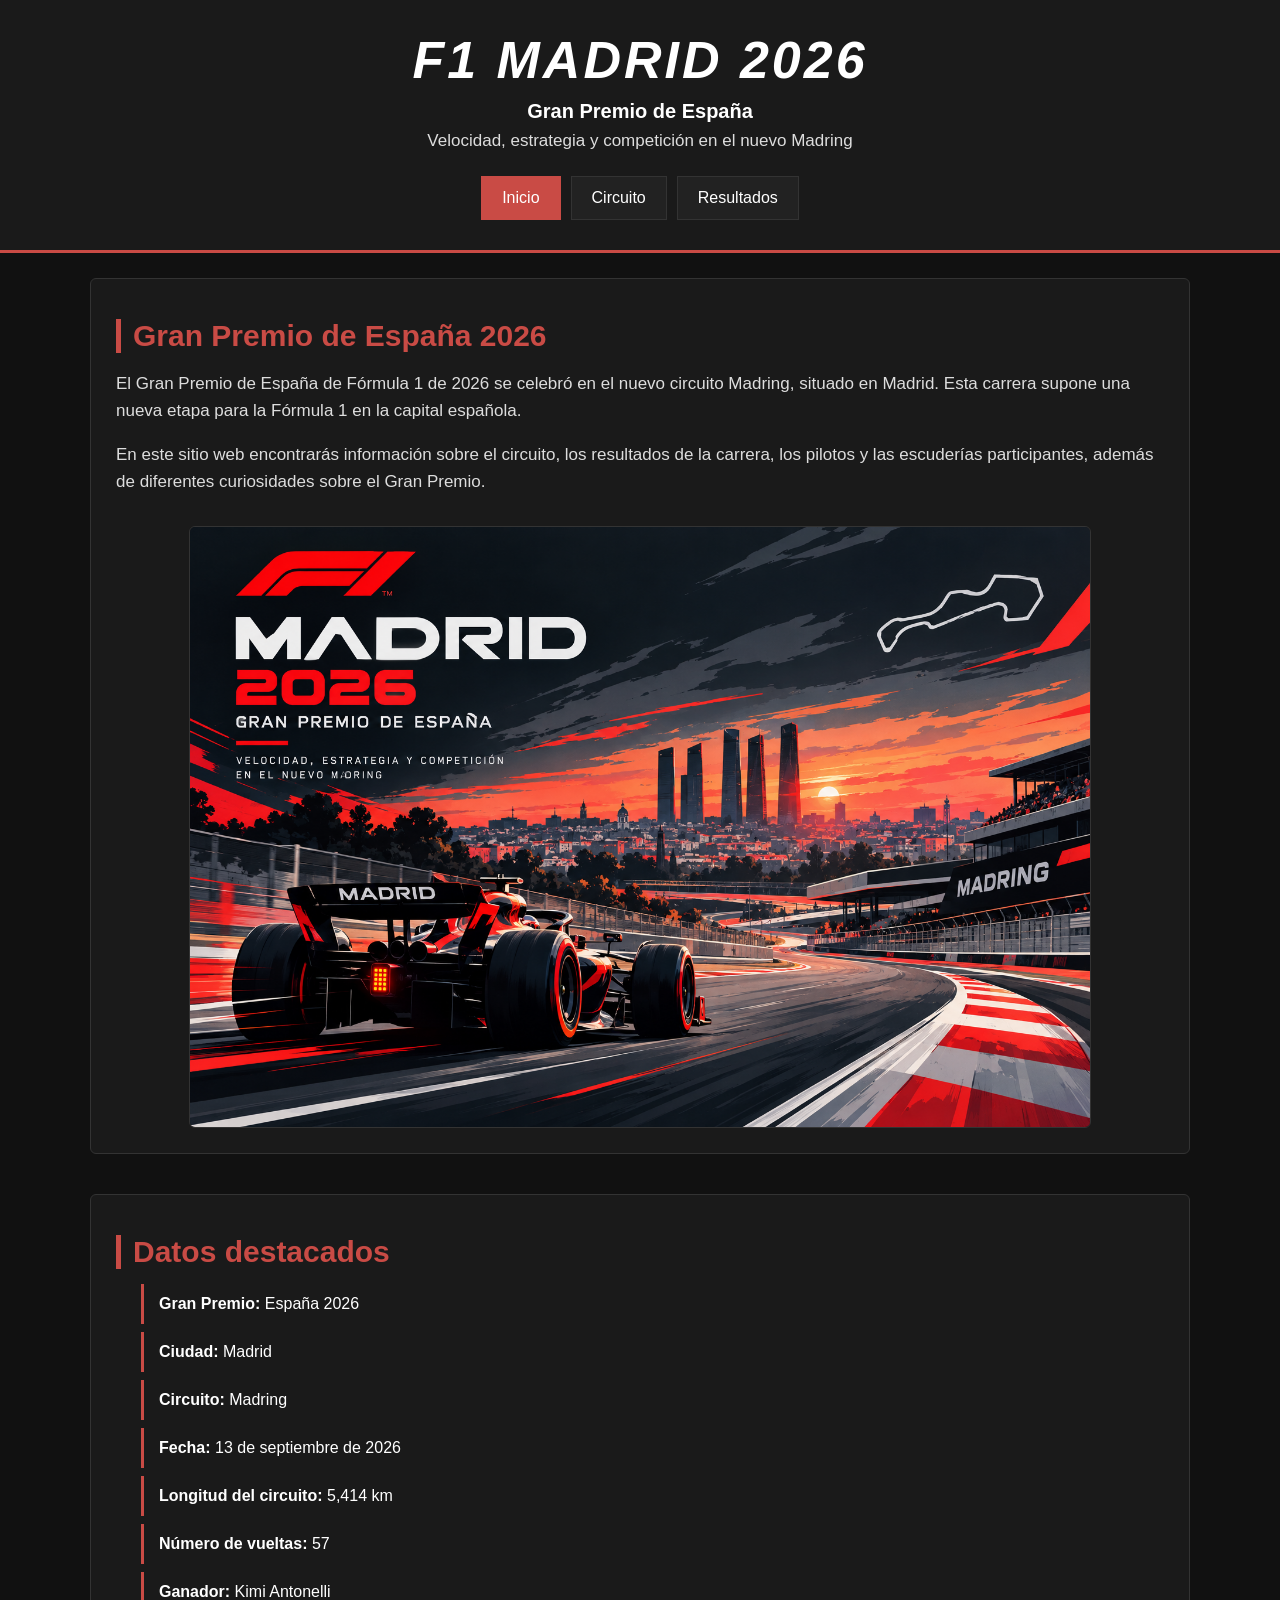
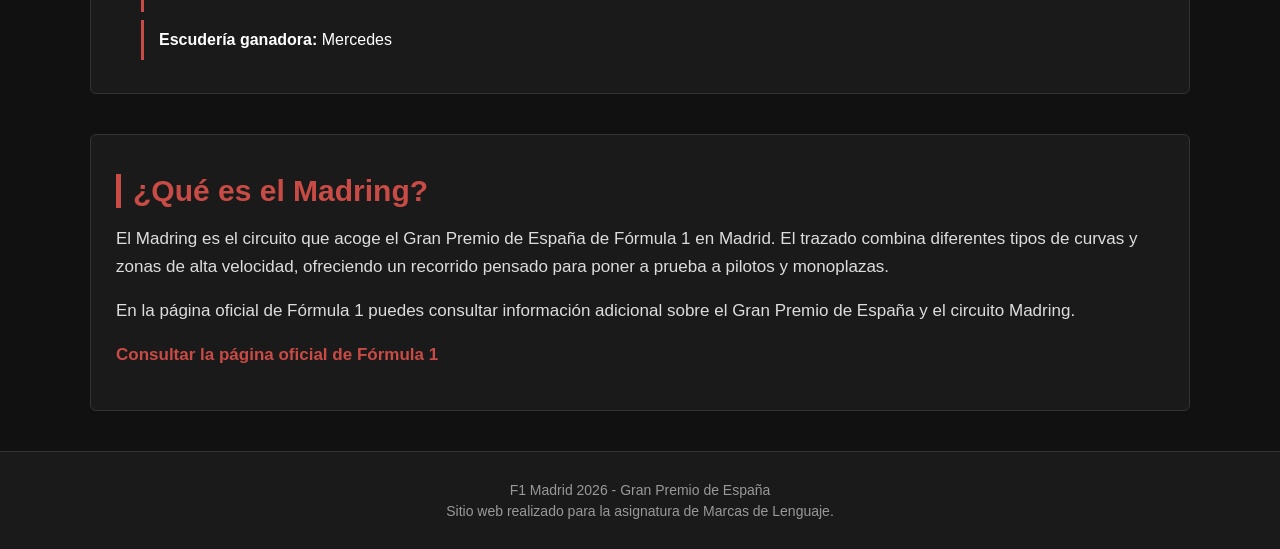
<file: index.html>
<!DOCTYPE html>
<html lang="es">
<head>
    <meta charset="UTF-8">
    <meta name="viewport" content="width=device-width, initial-scale=1.0">
    <title>F1 Madrid 2026 - Gran Premio de España</title>
    <link rel="stylesheet" href="estilos/estilos.css">
</head>
<body>
    <!-- Cabecera principal de la web -->
    <header>
        <h1>F1 Madrid 2026</h1>
        <p>Gran Premio de España</p>
        <p>Velocidad, estrategia y competición en el nuevo Madring</p>

        <!-- Menú de navegación -->
        <nav>
            <ul>
                <li><a class="activo" href="index.html">Inicio</a></li>
                <li><a href="circuito.html">Circuito</a></li>
                <li><a href="resultados.html">Resultados</a></li>
            </ul>
        </nav>
    </header>

    <main>

        <!-- Presentación -->
        <section class="seccion">
            <h2>Gran Premio de España 2026</h2>

            <p>
                El Gran Premio de España de Fórmula 1 de 2026 se celebró en el
                nuevo circuito Madring, situado en Madrid. Esta carrera supone
                una nueva etapa para la Fórmula 1 en la capital española.
            </p>

            <p>
                En este sitio web encontrarás información sobre el circuito,
                los resultados de la carrera, los pilotos y las escuderías
                participantes, además de diferentes curiosidades sobre el
                Gran Premio.
            </p>

            <!-- Portada del Madring -->
            <figure class="imagen-principal">
                <img src="imagenes/cartel_madrid_2026.png"
                     alt="Ilustración artística del circuito Madring de Madrid durante el Gran Premio de España 2026">
            </figure>

        </section>

        <!-- Datos destacados en lista desordenada -->
        <section class="seccion">
            <h2>Datos destacados</h2>

            <ul class="lista-sin-puntos">
                <li><strong>Gran Premio:</strong> España 2026</li>
                <li><strong>Ciudad:</strong> Madrid</li>
                <li><strong>Circuito:</strong> Madring</li>
                <li><strong>Fecha:</strong> 13 de septiembre de 2026</li>
                <li><strong>Longitud del circuito:</strong> 5,414 km</li>
                <li><strong>Número de vueltas:</strong> 57</li>
                <li><strong>Ganador:</strong> Kimi Antonelli</li>
                <li><strong>Escudería ganadora:</strong> Mercedes</li>
            </ul>
        </section>

        <!-- Información sobre el circuito -->
        <section class="seccion">
            <h2>¿Qué es el Madring?</h2>
  
            <p>
                El Madring es el circuito que acoge el Gran Premio de España
                de Fórmula 1 en Madrid. El trazado combina diferentes tipos
                de curvas y zonas de alta velocidad, ofreciendo un recorrido
                pensado para poner a prueba a pilotos y monoplazas.
            </p>
  
            <p>
                En la página oficial de Fórmula 1 puedes consultar información
                adicional sobre el Gran Premio de España y el circuito Madring.
            </p>
  
            <p>
                <!-- enlace externo -->
                <a href="https://www.formula1.com/"
                   target="_blank" 
                   rel="noopener noreferrer">
                   Consultar la página oficial de Fórmula 1
                </a>
            </p>
        </section>
      
    </main>

    <!-- Pie de página -->
    <footer>

        <p>F1 Madrid 2026 - Gran Premio de España</p>
        <p>Sitio web realizado para la asignatura de Marcas de Lenguaje.</p>

    </footer>

</body>

</html>
</file>
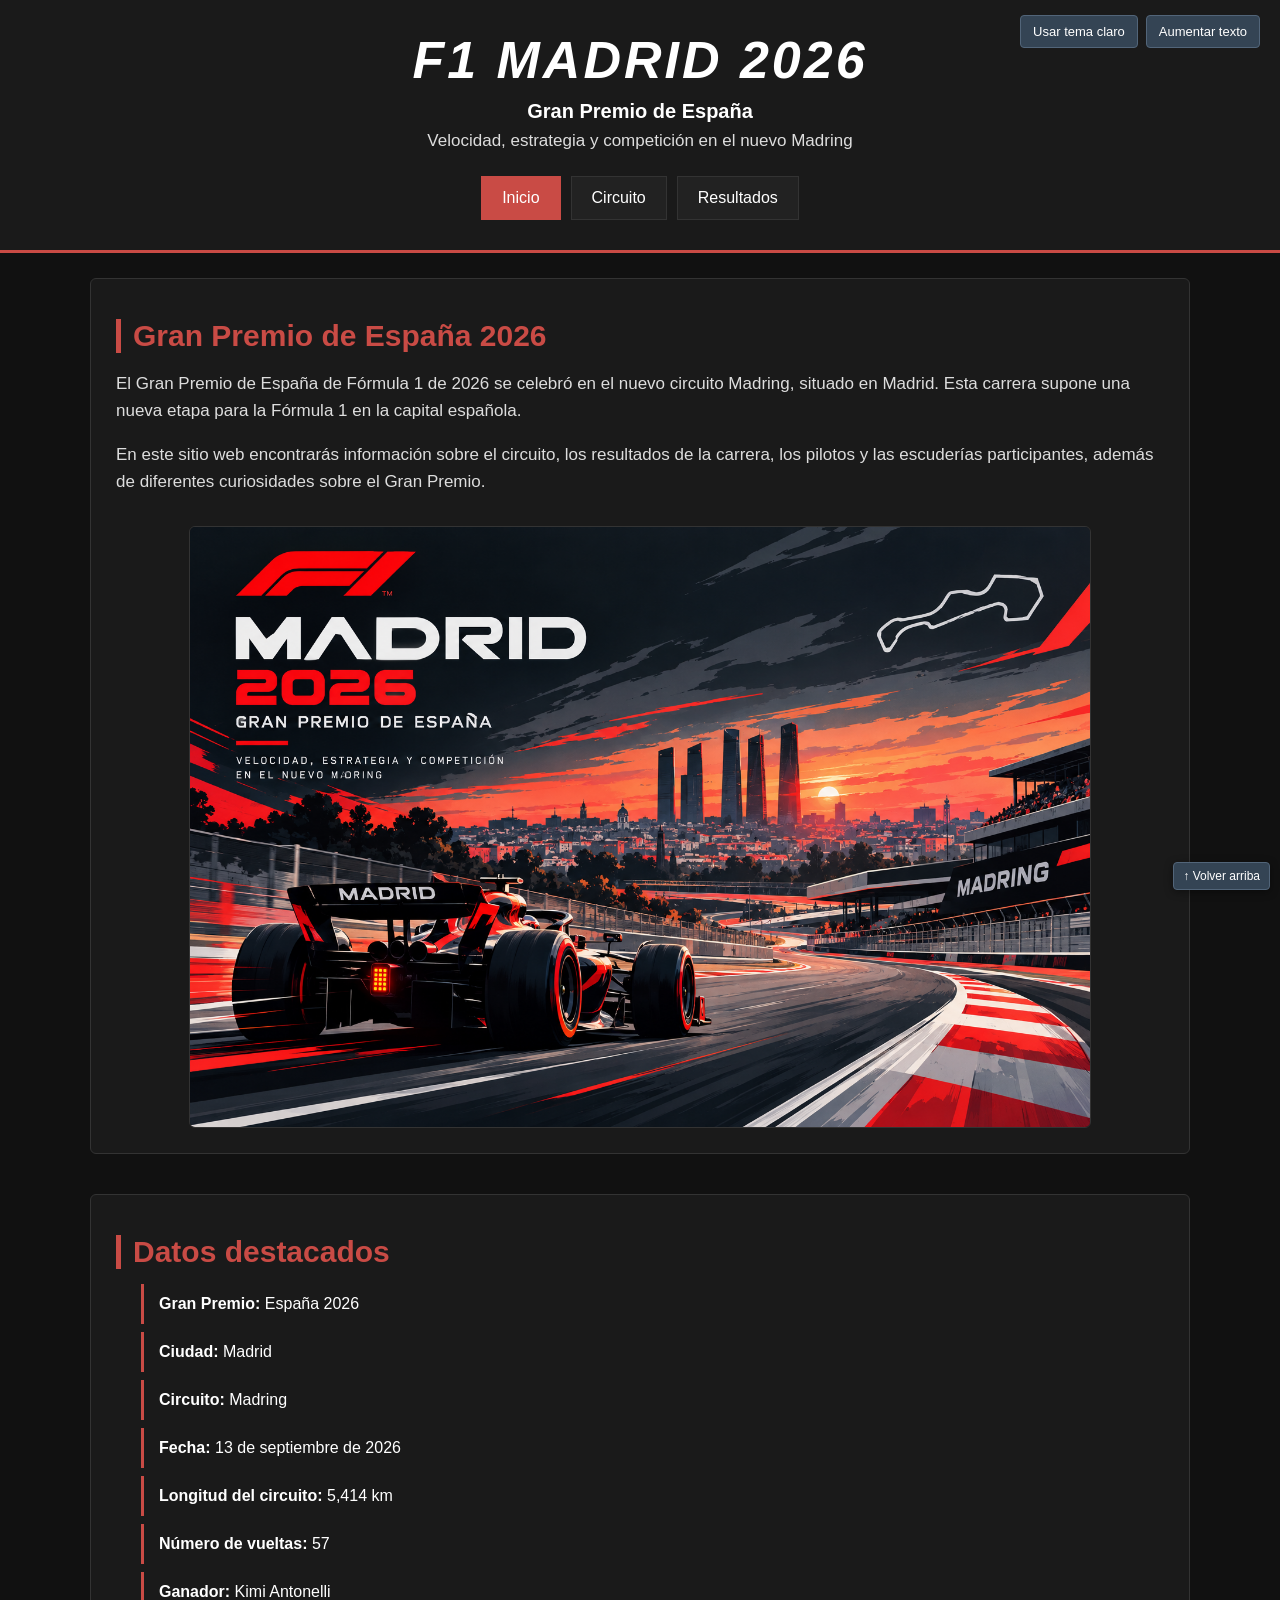
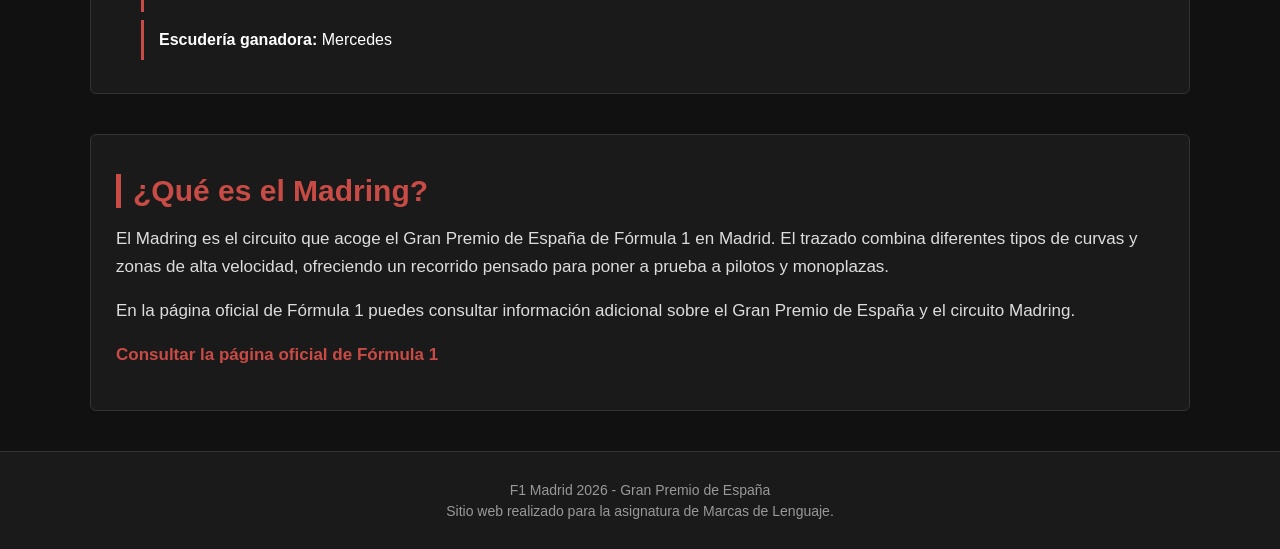
<file: tarea2/index.html>
<!DOCTYPE html>
<html lang="es">
<head>
    <meta charset="UTF-8">
    <meta name="viewport" content="width=device-width, initial-scale=1.0">
    <title>F1 Madrid 2026 - Gran Premio de España</title>
    <link rel="stylesheet" href="estilos/estilos.css">
</head>

<body>
    <!-- Cabecera principal de la web -->
    <header>
        <h1>F1 Madrid 2026</h1>
        <p>Gran Premio de España</p>
        <p>Velocidad, estrategia y competición en el nuevo Madring</p>

        <!-- Menú de navegación -->
        <nav>
            <ul>
                <li><a class="activo" href="index.html">Inicio</a></li>
                <li><a href="circuito.html">Circuito</a></li>
                <li><a href="resultados.html">Resultados</a></li>
            </ul>
        </nav>
        
        <!-- Controles de accesibilidad -->
        <div class="controles-superiores">
            <button type="button" id="boton-tema" class="boton-funcion">
                Usar tema claro
            </button>

            <button type="button" id="boton-tamano" class="boton-funcion">
                Aumentar texto
            </button>
        </div>
    </header>

    <main>

        <!-- Presentación -->
        <section class="seccion">
            <h2>Gran Premio de España 2026</h2>

            <p>
                El Gran Premio de España de Fórmula 1 de 2026 se celebró en el
                nuevo circuito Madring, situado en Madrid. Esta carrera supone
                una nueva etapa para la Fórmula 1 en la capital española.
            </p>

            <p>
                En este sitio web encontrarás información sobre el circuito,
                los resultados de la carrera, los pilotos y las escuderías
                participantes, además de diferentes curiosidades sobre el
                Gran Premio.
            </p>

            <!-- Portada del Madring -->
            <figure class="imagen-principal">
                <img src="imagenes/cartel_madrid_2026.png"
                     alt="Ilustración artística del circuito Madring de Madrid durante el Gran Premio de España 2026">
            </figure>

        </section>

        <!-- Datos destacados en lista desordenada -->
        <section class="seccion">
            <h2>Datos destacados</h2>

            <ul class="lista-sin-puntos">
                <li><strong>Gran Premio:</strong> España 2026</li>
                <li><strong>Ciudad:</strong> Madrid</li>
                <li><strong>Circuito:</strong> Madring</li>
                <li><strong>Fecha:</strong> 13 de septiembre de 2026</li>
                <li><strong>Longitud del circuito:</strong> 5,414 km</li>
                <li><strong>Número de vueltas:</strong> 57</li>
                <li><strong>Ganador:</strong> Kimi Antonelli</li>
                <li><strong>Escudería ganadora:</strong> Mercedes</li>
            </ul>
        </section>

        <!-- Información sobre el circuito -->
        <section class="seccion">
            <h2>¿Qué es el Madring?</h2>
  
            <p>
                El Madring es el circuito que acoge el Gran Premio de España
                de Fórmula 1 en Madrid. El trazado combina diferentes tipos
                de curvas y zonas de alta velocidad, ofreciendo un recorrido
                pensado para poner a prueba a pilotos y monoplazas.
            </p>
  
            <p>
                En la página oficial de Fórmula 1 puedes consultar información
                adicional sobre el Gran Premio de España y el circuito Madring.
            </p>
  
            <p>
                <!-- enlace externo -->
                <a href="https://www.formula1.com/"
                   target="_blank" 
                   rel="noopener noreferrer">
                   Consultar la página oficial de Fórmula 1
                </a>
            </p>
        </section>
      
    </main>

    <!-- Pie de página -->
    <footer>

        <p>F1 Madrid 2026 - Gran Premio de España</p>
        <p>Sitio web realizado para la asignatura de Marcas de Lenguaje.</p>

    </footer>

    <button type="button" id="boton-arriba" class="boton-funcion boton-arriba">
        ↑ Volver arriba
    </button>

    <script src="funciones/funciones.js"></script>
</body>
</html>
</file>
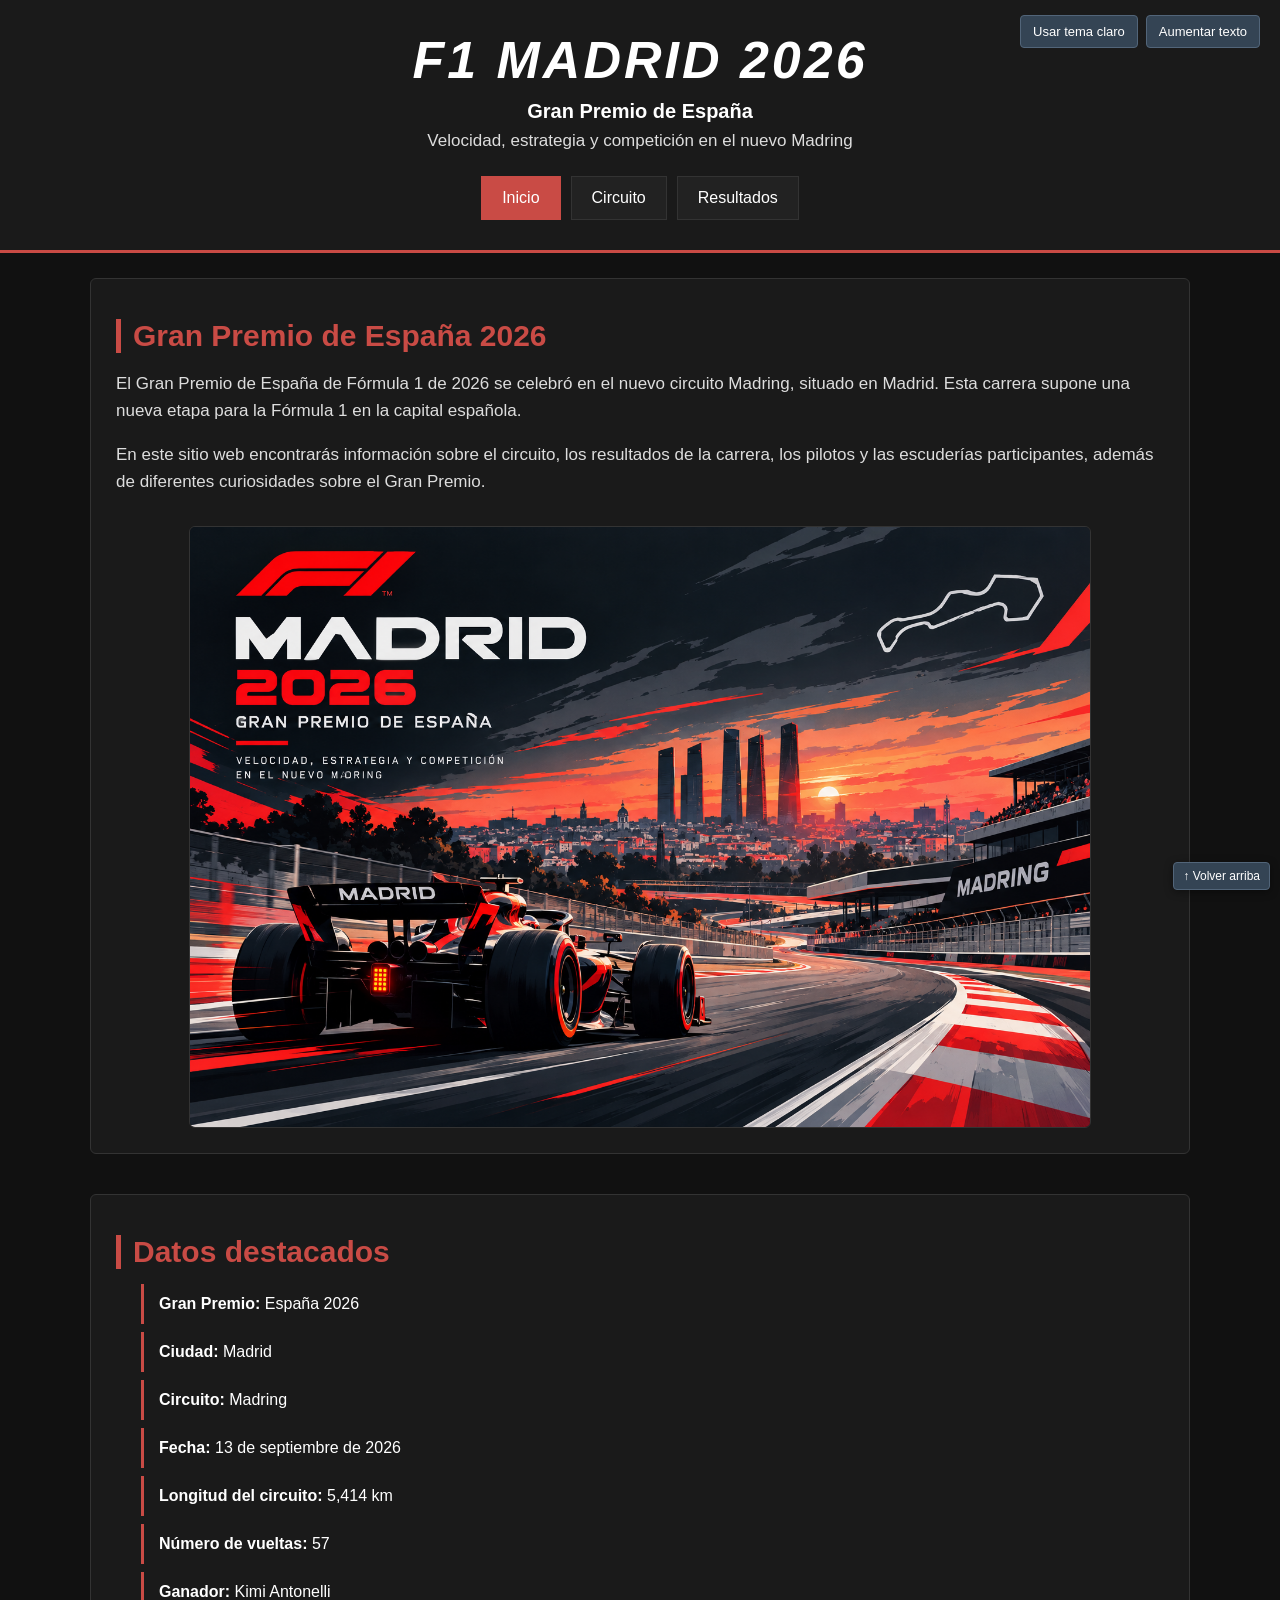
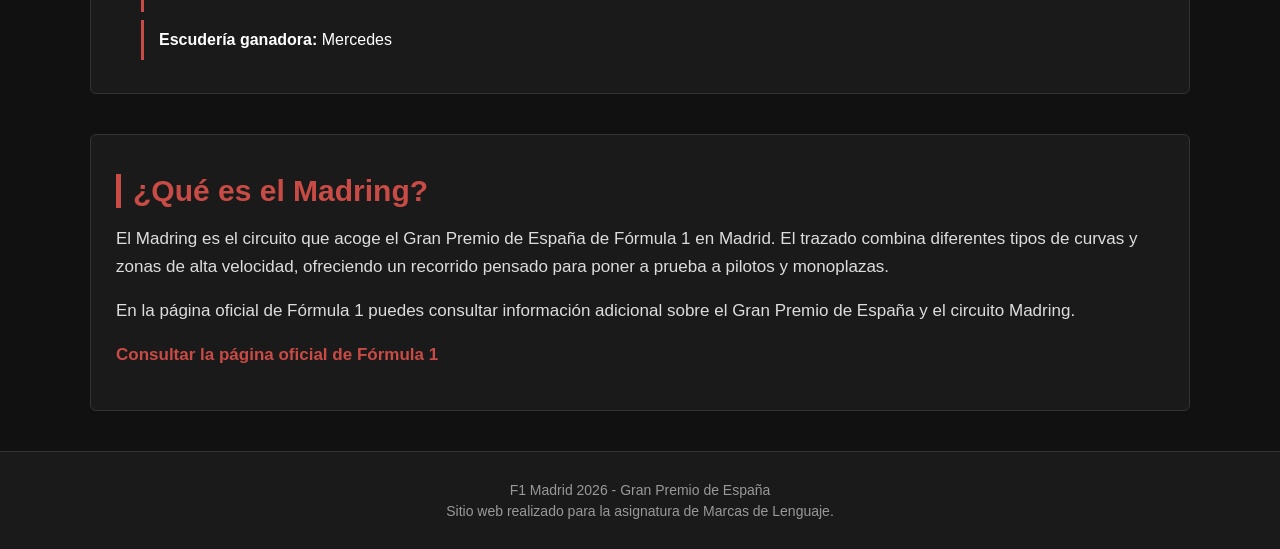
<file: tarea3/index.html>
<!DOCTYPE html>
<html lang="es">
<head>
    <meta charset="UTF-8">
    <meta name="viewport" content="width=device-width, initial-scale=1.0">
    <title>F1 Madrid 2026 - Gran Premio de España</title>
    <link rel="stylesheet" href="estilos/estilos.css">
    <link rel="alternate" type="application/rss+xml" title="RSS F1 Madrid 2026" href="feed.xml">
          
</head>

<body>
    <!-- Cabecera principal de la web -->
    <header>
        <h1>F1 Madrid 2026</h1>
        <p>Gran Premio de España</p>
        <p>Velocidad, estrategia y competición en el nuevo Madring</p>

        <!-- Menú de navegación -->
        <nav>
            <ul>
                <li><a class="activo" href="index.html">Inicio</a></li>
                <li><a href="circuito.html">Circuito</a></li>
                <li><a href="resultados.html">Resultados</a></li>
            </ul>
        </nav>
        
        <!-- Controles de accesibilidad -->
        <div class="controles-superiores">
            <button type="button" id="boton-tema" class="boton-funcion">
                Usar tema claro
            </button>

            <button type="button" id="boton-tamano" class="boton-funcion">
                Aumentar texto
            </button>
        </div>
    </header>

    <main>

        <!-- Presentación -->
        <section class="seccion">
            <h2>Gran Premio de España 2026</h2>

            <p>
                El Gran Premio de España de Fórmula 1 de 2026 se celebró en el
                nuevo circuito Madring, situado en Madrid. Esta carrera supone
                una nueva etapa para la Fórmula 1 en la capital española.
            </p>

            <p>
                En este sitio web encontrarás información sobre el circuito,
                los resultados de la carrera, los pilotos y las escuderías
                participantes, además de diferentes curiosidades sobre el
                Gran Premio.
            </p>

            <!-- Portada del Madring -->
            <figure class="imagen-principal">
                <img src="imagenes/cartel_madrid_2026.png"
                     alt="Ilustración artística del circuito Madring de Madrid durante el Gran Premio de España 2026">
            </figure>

        </section>

        <!-- Datos destacados en lista desordenada -->
        <section class="seccion">
            <h2>Datos destacados</h2>

            <ul class="lista-sin-puntos">
                <li><strong>Gran Premio:</strong> España 2026</li>
                <li><strong>Ciudad:</strong> Madrid</li>
                <li><strong>Circuito:</strong> Madring</li>
                <li><strong>Fecha:</strong> 13 de septiembre de 2026</li>
                <li><strong>Longitud del circuito:</strong> 5,414 km</li>
                <li><strong>Número de vueltas:</strong> 57</li>
                <li><strong>Ganador:</strong> Kimi Antonelli</li>
                <li><strong>Escudería ganadora:</strong> Mercedes</li>
            </ul>
        </section>

        <!-- Información sobre el circuito -->
        <section class="seccion">
            <h2>¿Qué es el Madring?</h2>
  
            <p>
                El Madring es el circuito que acoge el Gran Premio de España
                de Fórmula 1 en Madrid. El trazado combina diferentes tipos
                de curvas y zonas de alta velocidad, ofreciendo un recorrido
                pensado para poner a prueba a pilotos y monoplazas.
            </p>
  
            <p>
                En la página oficial de Fórmula 1 puedes consultar información
                adicional sobre el Gran Premio de España y el circuito Madring.
            </p>
  
            <p>
                <!-- enlace externo -->
                <a href="https://www.formula1.com/"
                   target="_blank" 
                   rel="noopener noreferrer">
                   Consultar la página oficial de Fórmula 1
                </a>
            </p>
        </section>
      
    </main>

    <!-- Pie de página -->
    <footer>

        <p>F1 Madrid 2026 - Gran Premio de España</p>
        <p>Sitio web realizado para la asignatura de Marcas de Lenguaje.</p>

    </footer>

    <button type="button" id="boton-arriba" class="boton-funcion boton-arriba">
        ↑ Volver arriba
    </button>

    <script src="funciones/funciones.js"></script>
</body>
</html>
</file>
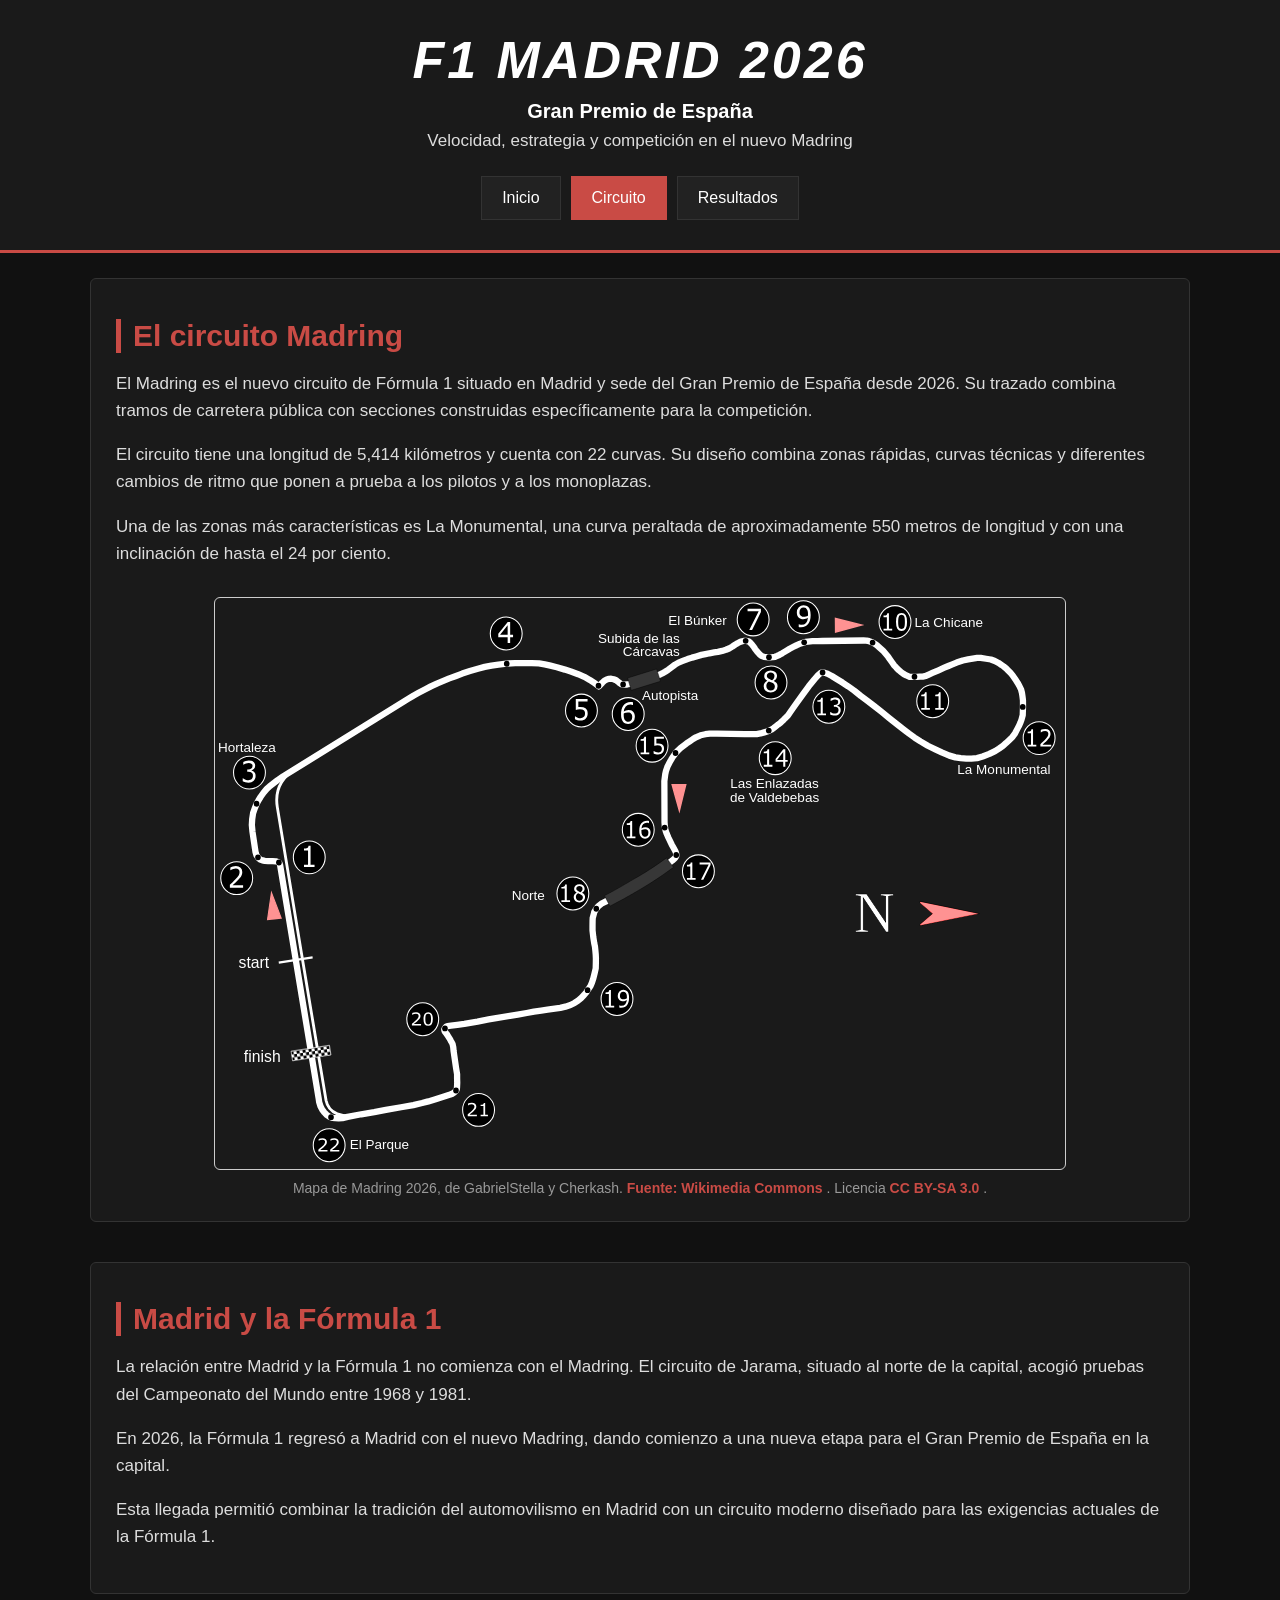
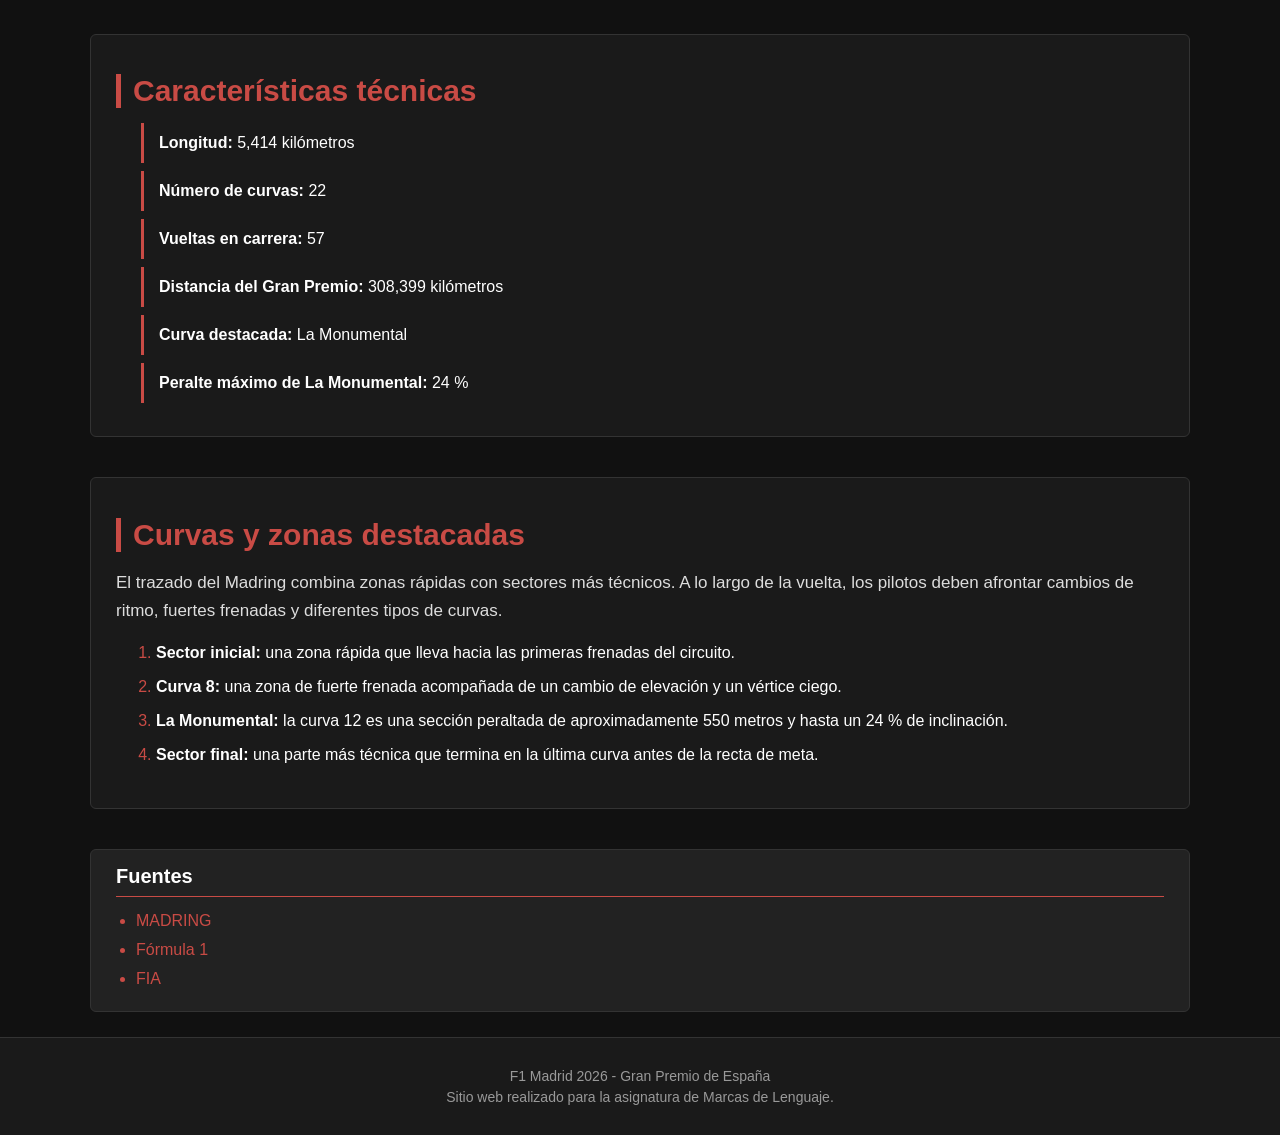
<file: circuito.html>
<!DOCTYPE html>
<html lang="es">
<head>
    <meta charset="UTF-8">
    <meta name="viewport" content="width=device-width, initial-scale=1.0">
    <title>El circuito Madring - F1 Madrid 2026</title>
    <link rel="stylesheet" href="estilos/estilos.css">
</head>
<body>
    
    <!-- Cabecera principal de la web -->
    <header>
        <h1>F1 Madrid 2026</h1>
        <p>Gran Premio de España</p>
        <p>Velocidad, estrategia y competición en el nuevo Madring</p>

        <!-- Menú de navegación -->
        <nav>
            <ul>
                <li><a href="index.html">Inicio</a></li>
                <li><a class="activo" href="circuito.html">Circuito</a></li>
                <li><a href="resultados.html">Resultados</a></li>
            </ul>
        </nav>
    </header>

    <main>

        <!-- Presentación del circuito Madring -->
        <section class="seccion">
            <h2>El circuito Madring</h2>

            <p>
                El Madring es el nuevo circuito de Fórmula 1 situado en Madrid
                y sede del Gran Premio de España desde 2026. Su trazado combina
                tramos de carretera pública con secciones construidas
                específicamente para la competición.
            </p>

            <p>
                El circuito tiene una longitud de 5,414 kilómetros y cuenta con
                22 curvas. Su diseño combina zonas rápidas, curvas técnicas y
                diferentes cambios de ritmo que ponen a prueba a los pilotos
                y a los monoplazas.
            </p>

            <p>
                Una de las zonas más características es La Monumental, una
                curva peraltada de aproximadamente 550 metros de longitud y
                con una inclinación de hasta el 24 por ciento.
            </p>
            
            <!-- Mapa del circuito -->
            <figure class="imagen-circuito">
                <img src="imagenes/mapa-madring.svg"
                    alt="Esquema del circuito Madring 2026 con sus curvas">

                <figcaption>
                    Mapa de Madring 2026, de GabrielStella y Cherkash.
                    <a href="https://commons.wikimedia.org/wiki/File:Madring_(2026).svg"
                    target="_blank"
                    rel="noopener noreferrer">
                        Fuente: Wikimedia Commons
                    </a>.
                    Licencia
                    <a href="https://creativecommons.org/licenses/by-sa/3.0/"
                    target="_blank"
                    rel="noopener noreferrer">
                        CC BY-SA 3.0
                    </a>.
                </figcaption>
            </figure>
        </section>

        <!-- Historia de la Fórmula 1 en Madrid -->
        <section class="seccion">
            <h2>Madrid y la Fórmula 1</h2>

            <p>
                La relación entre Madrid y la Fórmula 1 no comienza con el
                Madring. El circuito de Jarama, situado al norte de la capital,
                acogió pruebas del Campeonato del Mundo entre 1968 y 1981.
            </p>

            <p>
                En 2026, la Fórmula 1 regresó a Madrid con el nuevo Madring,
                dando comienzo a una nueva etapa para el Gran Premio de España
                en la capital.
            </p>

            <p>
                Esta llegada permitió combinar la tradición del automovilismo
                en Madrid con un circuito moderno diseñado para las exigencias
                actuales de la Fórmula 1.
            </p>
        </section>

        <!-- Características técnicas del circuito -->
        <section class="seccion">
            <h2>Características técnicas</h2>

            <ul class="lista-sin-puntos">
                <li><strong>Longitud:</strong> 5,414 kilómetros</li>
                <li><strong>Número de curvas:</strong> 22</li>
                <li><strong>Vueltas en carrera:</strong> 57</li>
                <li><strong>Distancia del Gran Premio:</strong> 308,399 kilómetros</li>
                <li><strong>Curva destacada:</strong> La Monumental</li>
                <li><strong>Peralte máximo de La Monumental:</strong> 24 %</li>
            </ul>
        </section>

        <!-- Curvas y zonas destacadas del Madring -->
        <section class="seccion">
            <h2>Curvas y zonas destacadas</h2>

            <p>
                El trazado del Madring combina zonas rápidas con sectores más
                técnicos. A lo largo de la vuelta, los pilotos deben afrontar
                cambios de ritmo, fuertes frenadas y diferentes tipos de curvas.
            </p>

            <ol>
                <li>
                    <strong>Sector inicial:</strong> una zona rápida que lleva
                    hacia las primeras frenadas del circuito.
                </li>

                <li>
                    <strong>Curva 8:</strong> una zona de fuerte frenada
                    acompañada de un cambio de elevación y un vértice ciego.
                </li>

                <li>
                    <strong>La Monumental:</strong> la curva 12 es una sección
                    peraltada de aproximadamente 550 metros y hasta un 24 %
                    de inclinación.
                </li>

                <li>
                    <strong>Sector final:</strong> una parte más técnica que
                    termina en la última curva antes de la recta de meta.
                </li>
            </ol>
        </section>
 
        <section class="seccion fuentes">
            <h2>Fuentes</h2>
        
            <ul>
                <li>
                    <a href="https://www.madring.com/circuito"
                       target="_blank"
                       rel="noopener noreferrer">
                        MADRING
                    </a>
                </li>
        
                <li>
                    <a href="https://www.formula1.com/"
                       target="_blank"
                       rel="noopener noreferrer">
                        Fórmula 1
                    </a>
                </li>
        
                <li>
                    <a href="https://www.fia.com/"
                       target="_blank"
                       rel="noopener noreferrer">
                        FIA
                    </a>
                </li>
            </ul>
        </section>
    </main>

    <!-- Pie de página -->
    <footer>

        <p>F1 Madrid 2026 - Gran Premio de España</p>
        <p>Sitio web realizado para la asignatura de Marcas de Lenguaje.</p>
    </footer>
</body>
</html>
</file>
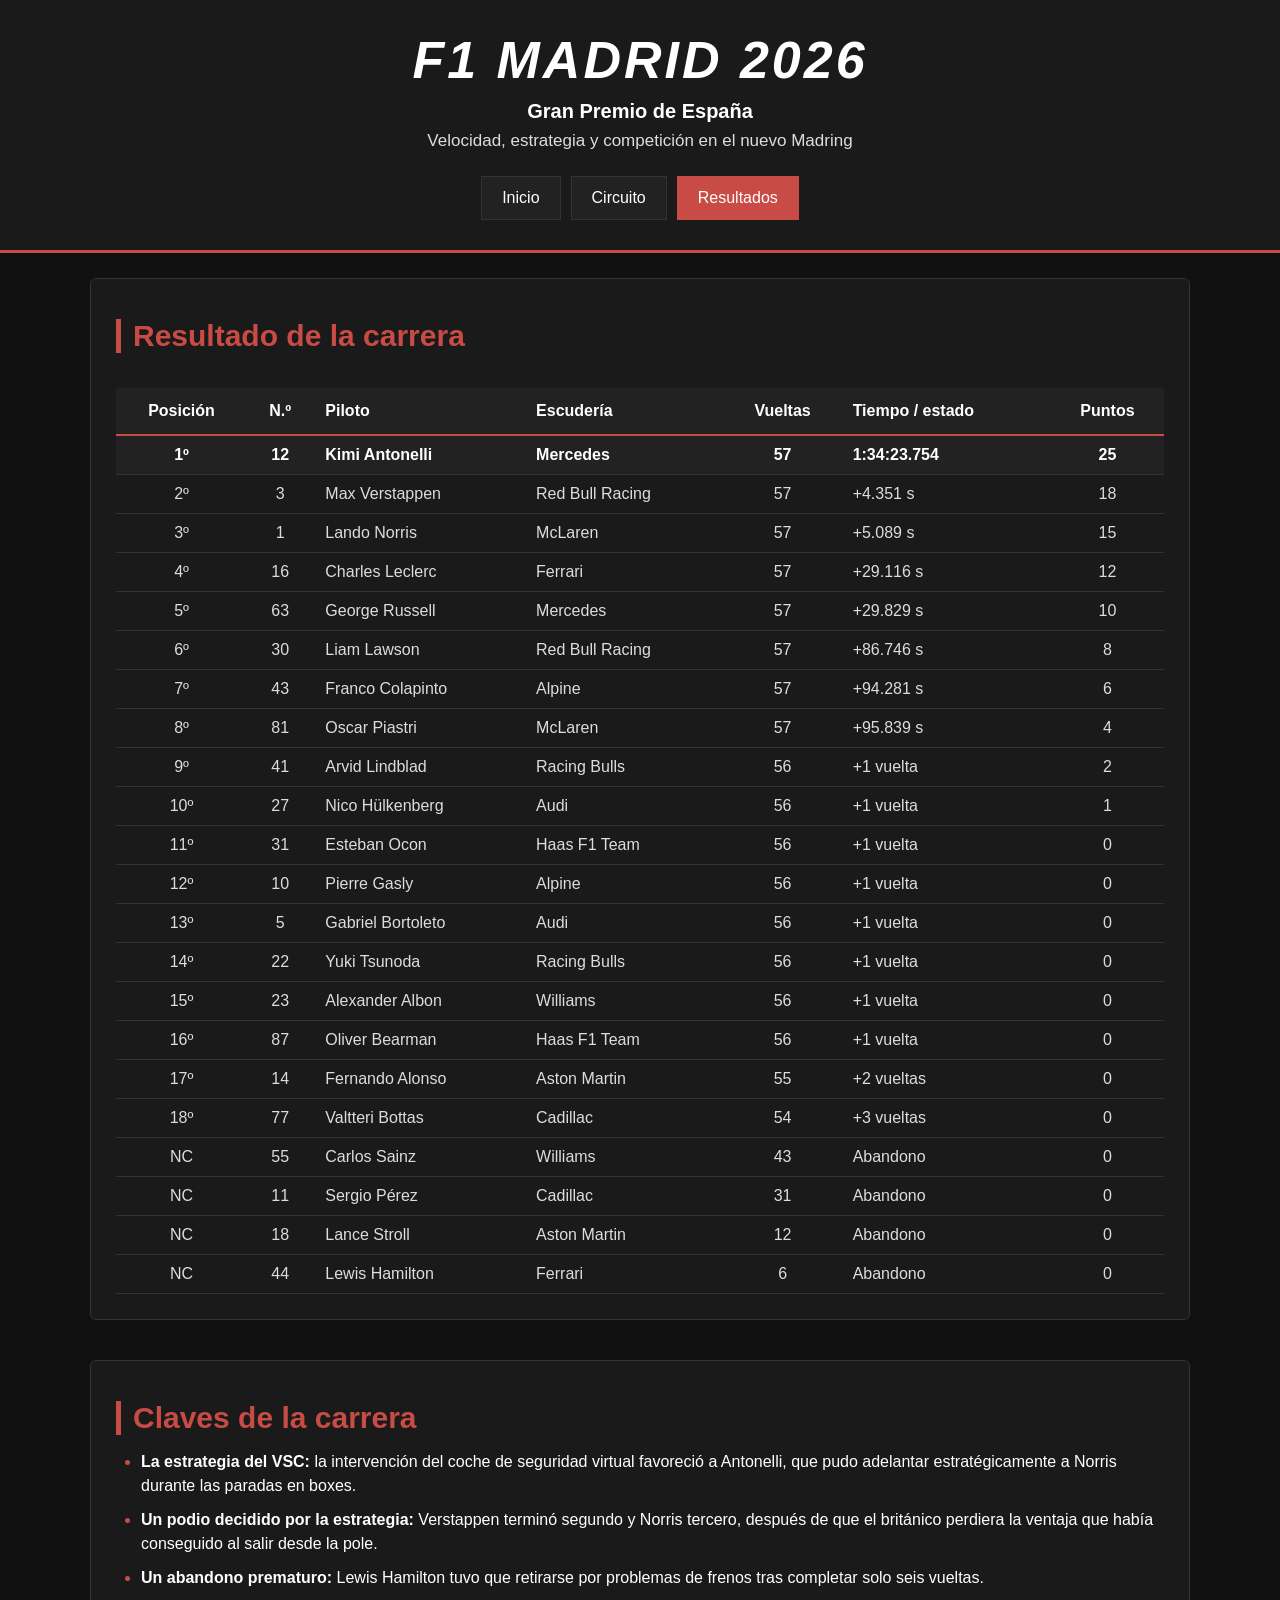
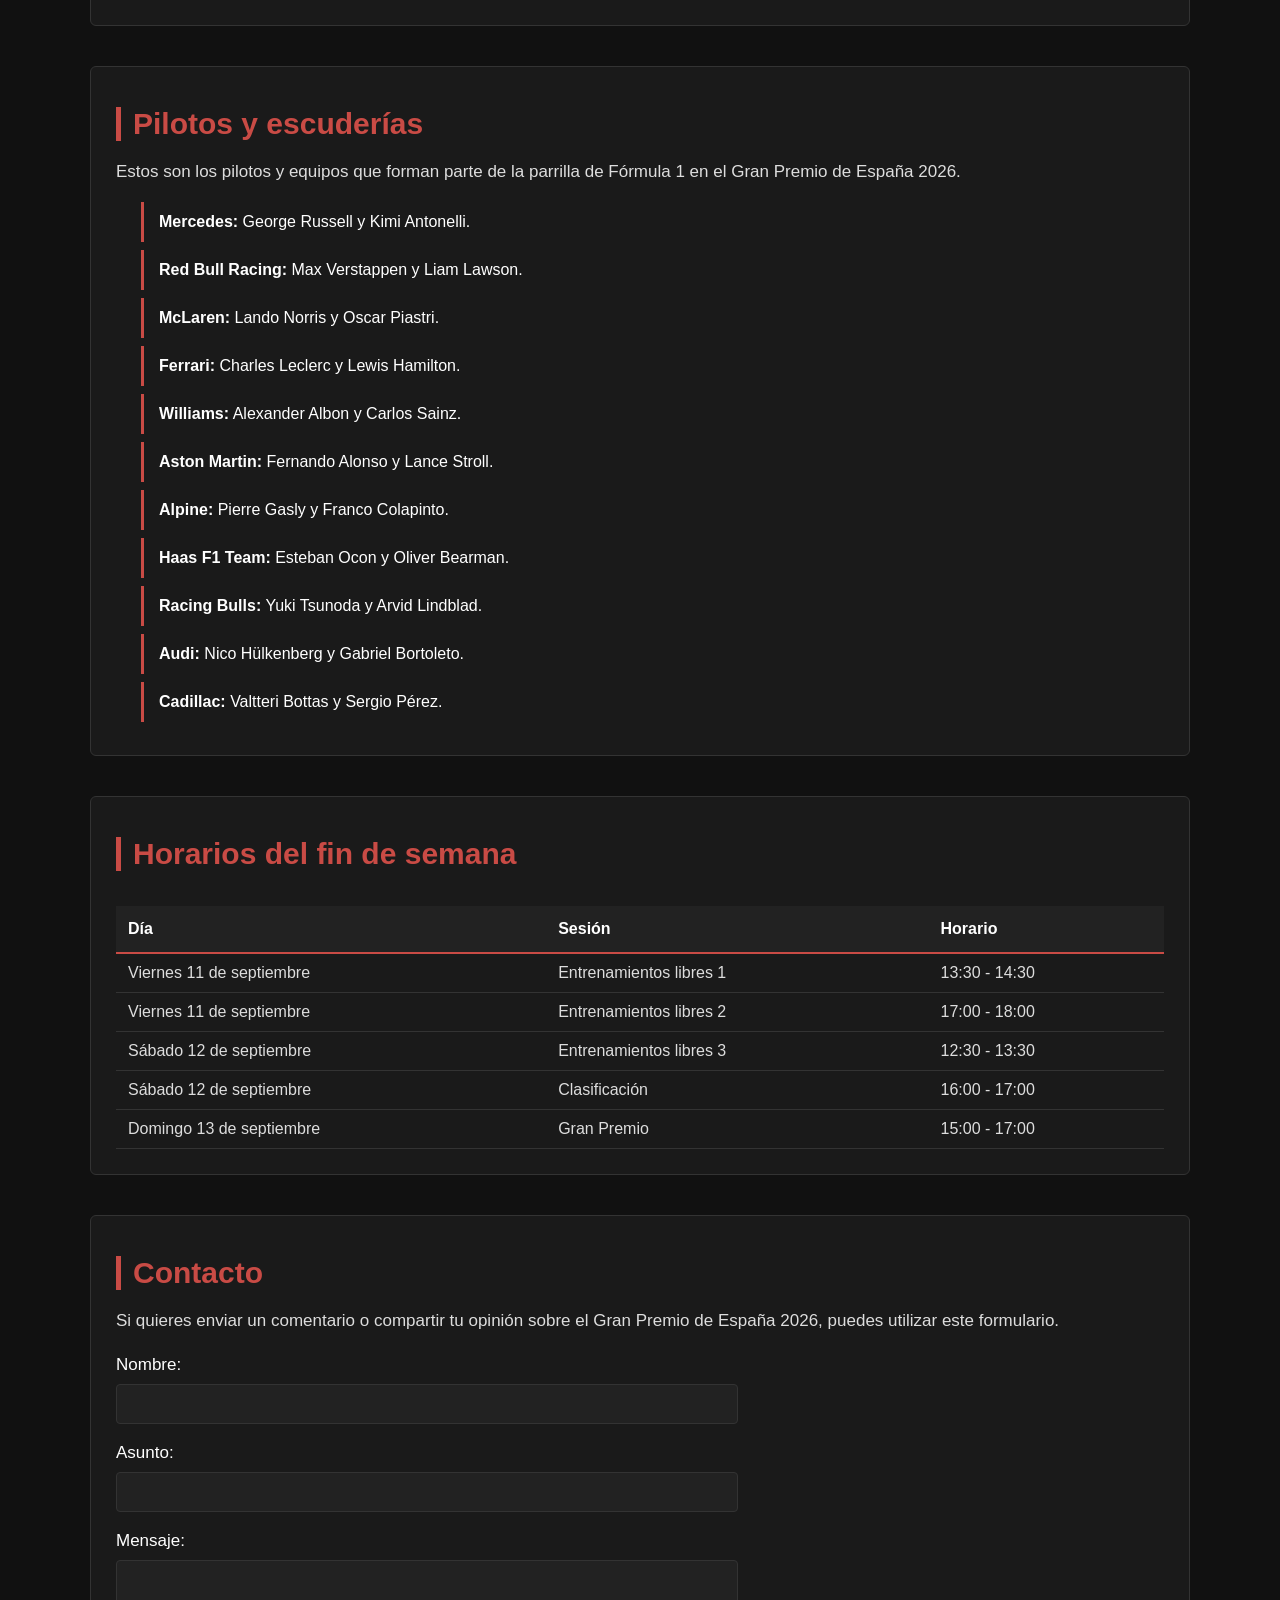
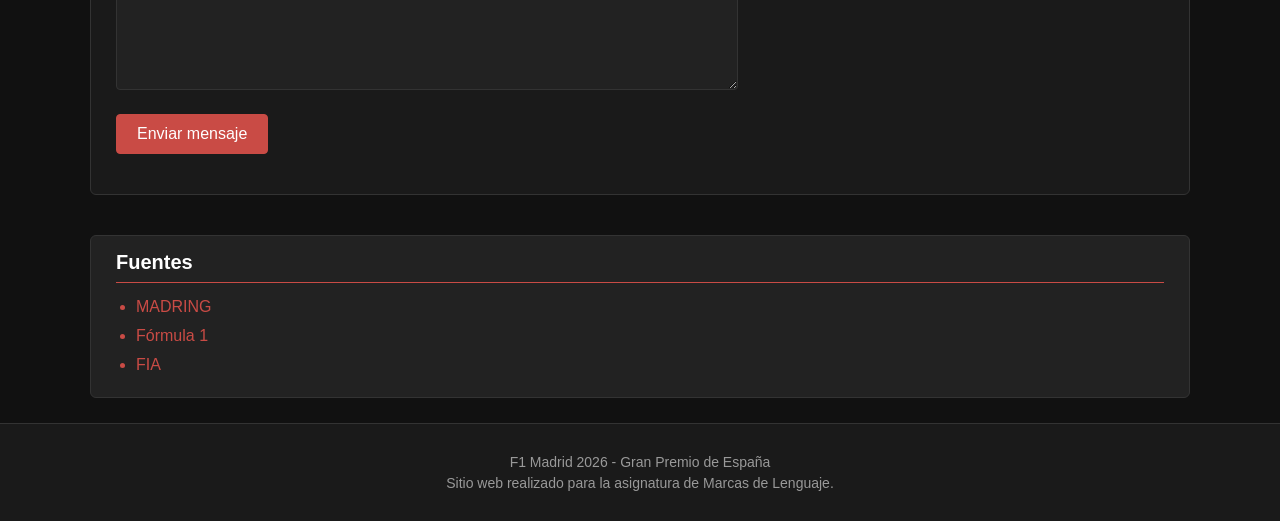
<file: resultados.html>
<!DOCTYPE html>
<html lang="es">

<head>
    <meta charset="UTF-8">
    <meta name="viewport" content="width=device-width, initial-scale=1.0">
    <title>Resultados y pilotos - F1 Madrid 2026</title>
    <link rel="stylesheet" href="estilos/estilos.css">
</head>


<body>
    <!-- Cabecera principal de la web -->
    <header>
        <h1>F1 Madrid 2026</h1>
        <p>Gran Premio de España</p>
        <p>Velocidad, estrategia y competición en el nuevo Madring</p>

        <!-- Menú de navegación -->
        <nav>
            <ul>
                <li><a href="index.html">Inicio</a></li>
                <li><a href="circuito.html">Circuito</a></li>
                <li><a class="activo" href="resultados.html">Resultados</a></li>
            </ul>
        </nav>
    </header>

    <main>

        <!-- Resultado oficial de la carrera -->
        <section class="seccion">
            <h2>Resultado de la carrera</h2>
            <div class="tabla-responsive">
                <table class="tabla-resultados">
                    <thead>
                        <tr>
                            <th>Posición</th>
                            <th>N.º</th>
                            <th>Piloto</th>
                            <th>Escudería</th>
                            <th>Vueltas</th>
                            <th>Tiempo / estado</th>
                            <th>Puntos</th>
                        </tr>
                    </thead>

                    <tbody>
                        <tr id="ganador">
                            <td>1º</td>
                            <td>12</td>
                            <td>Kimi Antonelli</td>
                            <td>Mercedes</td>
                            <td>57</td>
                            <td>1:34:23.754</td>
                            <td>25</td>
                        </tr>

                        <tr>
                            <td>2º</td>
                            <td>3</td>
                            <td>Max Verstappen</td>
                            <td>Red Bull Racing</td>
                            <td>57</td>
                            <td>+4.351 s</td>
                            <td>18</td>
                        </tr>

                        <tr>
                            <td>3º</td>
                            <td>1</td>
                            <td>Lando Norris</td>
                            <td>McLaren</td>
                            <td>57</td>
                            <td>+5.089 s</td>
                            <td>15</td>
                        </tr>

                        <tr>
                            <td>4º</td>
                            <td>16</td>
                            <td>Charles Leclerc</td>
                            <td>Ferrari</td>
                            <td>57</td>
                            <td>+29.116 s</td>
                            <td>12</td>
                        </tr>

                        <tr>
                            <td>5º</td>
                            <td>63</td>
                            <td>George Russell</td>
                            <td>Mercedes</td>
                            <td>57</td>
                            <td>+29.829 s</td>
                            <td>10</td>
                        </tr>

                        <tr>
                            <td>6º</td>
                            <td>30</td>
                            <td>Liam Lawson</td>
                            <td>Red Bull Racing</td>
                            <td>57</td>
                            <td>+86.746 s</td>
                            <td>8</td>
                        </tr>

                        <tr>
                            <td>7º</td>
                            <td>43</td>
                            <td>Franco Colapinto</td>
                            <td>Alpine</td>
                            <td>57</td>
                            <td>+94.281 s</td>
                            <td>6</td>
                        </tr>

                        <tr>
                            <td>8º</td>
                            <td>81</td>
                            <td>Oscar Piastri</td>
                            <td>McLaren</td>
                            <td>57</td>
                            <td>+95.839 s</td>
                            <td>4</td>
                        </tr>

                        <tr>
                            <td>9º</td>
                            <td>41</td>
                            <td>Arvid Lindblad</td>
                            <td>Racing Bulls</td>
                            <td>56</td>
                            <td>+1 vuelta</td>
                            <td>2</td>
                        </tr>

                        <tr>
                            <td>10º</td>
                            <td>27</td>
                            <td>Nico Hülkenberg</td>
                            <td>Audi</td>
                            <td>56</td>
                            <td>+1 vuelta</td>
                            <td>1</td>
                        </tr>

                        <tr>
                            <td>11º</td>
                            <td>31</td>
                            <td>Esteban Ocon</td>
                            <td>Haas F1 Team</td>
                            <td>56</td>
                            <td>+1 vuelta</td>
                            <td>0</td>
                        </tr>

                        <tr>
                            <td>12º</td>
                            <td>10</td>
                            <td>Pierre Gasly</td>
                            <td>Alpine</td>
                            <td>56</td>
                            <td>+1 vuelta</td>
                            <td>0</td>
                        </tr>

                        <tr>
                            <td>13º</td>
                            <td>5</td>
                            <td>Gabriel Bortoleto</td>
                            <td>Audi</td>
                            <td>56</td>
                            <td>+1 vuelta</td>
                            <td>0</td>
                        </tr>

                        <tr>
                            <td>14º</td>
                            <td>22</td>
                            <td>Yuki Tsunoda</td>
                            <td>Racing Bulls</td>
                            <td>56</td>
                            <td>+1 vuelta</td>
                            <td>0</td>
                        </tr>

                        <tr>
                            <td>15º</td>
                            <td>23</td>
                            <td>Alexander Albon</td>
                            <td>Williams</td>
                            <td>56</td>
                            <td>+1 vuelta</td>
                            <td>0</td>
                        </tr>

                        <tr>
                            <td>16º</td>
                            <td>87</td>
                            <td>Oliver Bearman</td>
                            <td>Haas F1 Team</td>
                            <td>56</td>
                            <td>+1 vuelta</td>
                            <td>0</td>
                        </tr>

                        <tr>
                            <td>17º</td>
                            <td>14</td>
                            <td>Fernando Alonso</td>
                            <td>Aston Martin</td>
                            <td>55</td>
                            <td>+2 vueltas</td>
                            <td>0</td>
                        </tr>

                        <tr>
                            <td>18º</td>
                            <td>77</td>
                            <td>Valtteri Bottas</td>
                            <td>Cadillac</td>
                            <td>54</td>
                            <td>+3 vueltas</td>
                            <td>0</td>
                        </tr>

                        <tr>
                            <td>NC</td>
                            <td>55</td>
                            <td>Carlos Sainz</td>
                            <td>Williams</td>
                            <td>43</td>
                            <td>Abandono</td>
                            <td>0</td>
                        </tr>

                        <tr>
                            <td>NC</td>
                            <td>11</td>
                            <td>Sergio Pérez</td>
                            <td>Cadillac</td>
                            <td>31</td>
                            <td>Abandono</td>
                            <td>0</td>
                        </tr>

                        <tr>
                            <td>NC</td>
                            <td>18</td>
                            <td>Lance Stroll</td>
                            <td>Aston Martin</td>
                            <td>12</td>
                            <td>Abandono</td>
                            <td>0</td>
                        </tr>

                        <tr>
                            <td>NC</td>
                            <td>44</td>
                            <td>Lewis Hamilton</td>
                            <td>Ferrari</td>
                            <td>6</td>
                            <td>Abandono</td>
                            <td>0</td>
                        </tr>
                    </tbody>
                </table>
            </div>
        </section>

        <!-- Claves de la carrera -->
        <section class="seccion">
            <h2>Claves de la carrera</h2>

            <ul>
                <li>
                    <strong>La estrategia del VSC:</strong>
                    la intervención del coche de seguridad virtual favoreció
                    a Antonelli, que pudo adelantar estratégicamente a Norris
                    durante las paradas en boxes.
                </li>

                <li>
                    <strong>Un podio decidido por la estrategia:</strong>
                    Verstappen terminó segundo y Norris tercero, después de
                    que el británico perdiera la ventaja que había conseguido
                    al salir desde la pole.
                </li>

                <li>
                    <strong>Un abandono prematuro:</strong>
                    Lewis Hamilton tuvo que retirarse por problemas de frenos
                    tras completar solo seis vueltas.
                </li>
            </ul>
        </section>
 
        <!-- Pilotos y escuderías -->
        <section class="seccion">
            <h2>Pilotos y escuderías</h2>

            <p>
                Estos son los pilotos y equipos que forman parte de la parrilla
                de Fórmula 1 en el Gran Premio de España 2026.
            </p>

            <ul class="lista-sin-puntos">
                <li>
                    <strong>Mercedes:</strong>
                    George Russell y Kimi Antonelli.
                </li>

                <li>
                    <strong>Red Bull Racing:</strong>
                    Max Verstappen y Liam Lawson.
                </li>

                <li>
                    <strong>McLaren:</strong>
                    Lando Norris y Oscar Piastri.
                </li>

                <li>
                    <strong>Ferrari:</strong>
                    Charles Leclerc y Lewis Hamilton.
                </li>

                <li>
                    <strong>Williams:</strong>
                    Alexander Albon y Carlos Sainz.
                </li>

                <li>
                    <strong>Aston Martin:</strong>
                    Fernando Alonso y Lance Stroll.
                </li>

                <li>
                    <strong>Alpine:</strong>
                    Pierre Gasly y Franco Colapinto.
                </li>

                <li>
                    <strong>Haas F1 Team:</strong>
                    Esteban Ocon y Oliver Bearman.
                </li>

                <li>
                    <strong>Racing Bulls:</strong>
                    Yuki Tsunoda y Arvid Lindblad.
                </li>

                <li>
                    <strong>Audi:</strong>
                    Nico Hülkenberg y Gabriel Bortoleto.
                </li>

                <li>
                    <strong>Cadillac:</strong>
                    Valtteri Bottas y Sergio Pérez.
                </li>
            </ul>
        </section>
       
        <!-- Horarios del fin de semana -->
        <section class="seccion">
            <h2>Horarios del fin de semana</h2>

            <div class="tabla-responsive">
                <table>
                    <thead>
                        <tr>
                            <th>Día</th>
                            <th>Sesión</th>
                            <th>Horario</th>
                        </tr>
                    </thead>

                    <tbody>
                        <tr>
                            <td>Viernes 11 de septiembre</td>
                            <td>Entrenamientos libres 1</td>
                            <td>13:30 - 14:30</td>
                        </tr>

                        <tr>
                            <td>Viernes 11 de septiembre</td>
                            <td>Entrenamientos libres 2</td>
                            <td>17:00 - 18:00</td>
                        </tr>

                        <tr>
                            <td>Sábado 12 de septiembre</td>
                            <td>Entrenamientos libres 3</td>
                            <td>12:30 - 13:30</td>
                        </tr>

                        <tr>
                            <td>Sábado 12 de septiembre</td>
                            <td>Clasificación</td>
                            <td>16:00 - 17:00</td>
                        </tr>

                        <tr>
                            <td>Domingo 13 de septiembre</td>
                            <td>Gran Premio</td>
                            <td>15:00 - 17:00</td>
                        </tr>
                    </tbody>
                </table>
            </div>
        </section>
               
        <!-- Formulario de contacto -->
        <section class="seccion">
            <h2>Contacto</h2>

            <p>
                Si quieres enviar un comentario o compartir tu opinión sobre
                el Gran Premio de España 2026, puedes utilizar este formulario.
            </p>

            <form action="mailto:inecheverria@ikaslea.birt.eus"
                  method="post"
                  enctype="text/plain">

                <p>
                    <label for="nombre">Nombre:</label>
                    <input type="text" id="nombre" name="Nombre" required>
                </p>

                <p>
                    <label for="asunto">Asunto:</label>
                    <input type="text" id="asunto" name="Asunto" required>
                </p>

                <p>
                    <label for="mensaje">Mensaje:</label>
                    <textarea id="mensaje"
                              name="Mensaje"
                              rows="6"
                              cols="40"
                              required></textarea>
                </p>

                <p>
                    <button type="submit">Enviar mensaje</button>
                </p>

            </form>
        </section>

        <!-- Fuentes y enlaces de interés -->
        <section class="seccion fuentes">
            <h2>Fuentes</h2>

            <ul>
                <li>
                    <a href="https://www.madring.com/"
                       target="_blank"
                       rel="noopener noreferrer">
                        MADRING
                    </a>
                </li>

                <li>
                    <a href="https://www.formula1.com/"
                       target="_blank"
                       rel="noopener noreferrer">
                        Fórmula 1
                    </a>
                </li>

                <li>
                    <a href="https://www.fia.com/"
                       target="_blank"
                       rel="noopener noreferrer">
                        FIA
                    </a>
                </li>
            </ul>
        </section>
    </main>
    <!-- Pie de página -->
    <footer>

        <p>F1 Madrid 2026 - Gran Premio de España</p>
        <p>Sitio web realizado para la asignatura de Marcas de Lenguaje.</p>
    </footer>
</body>

</html>
</file>
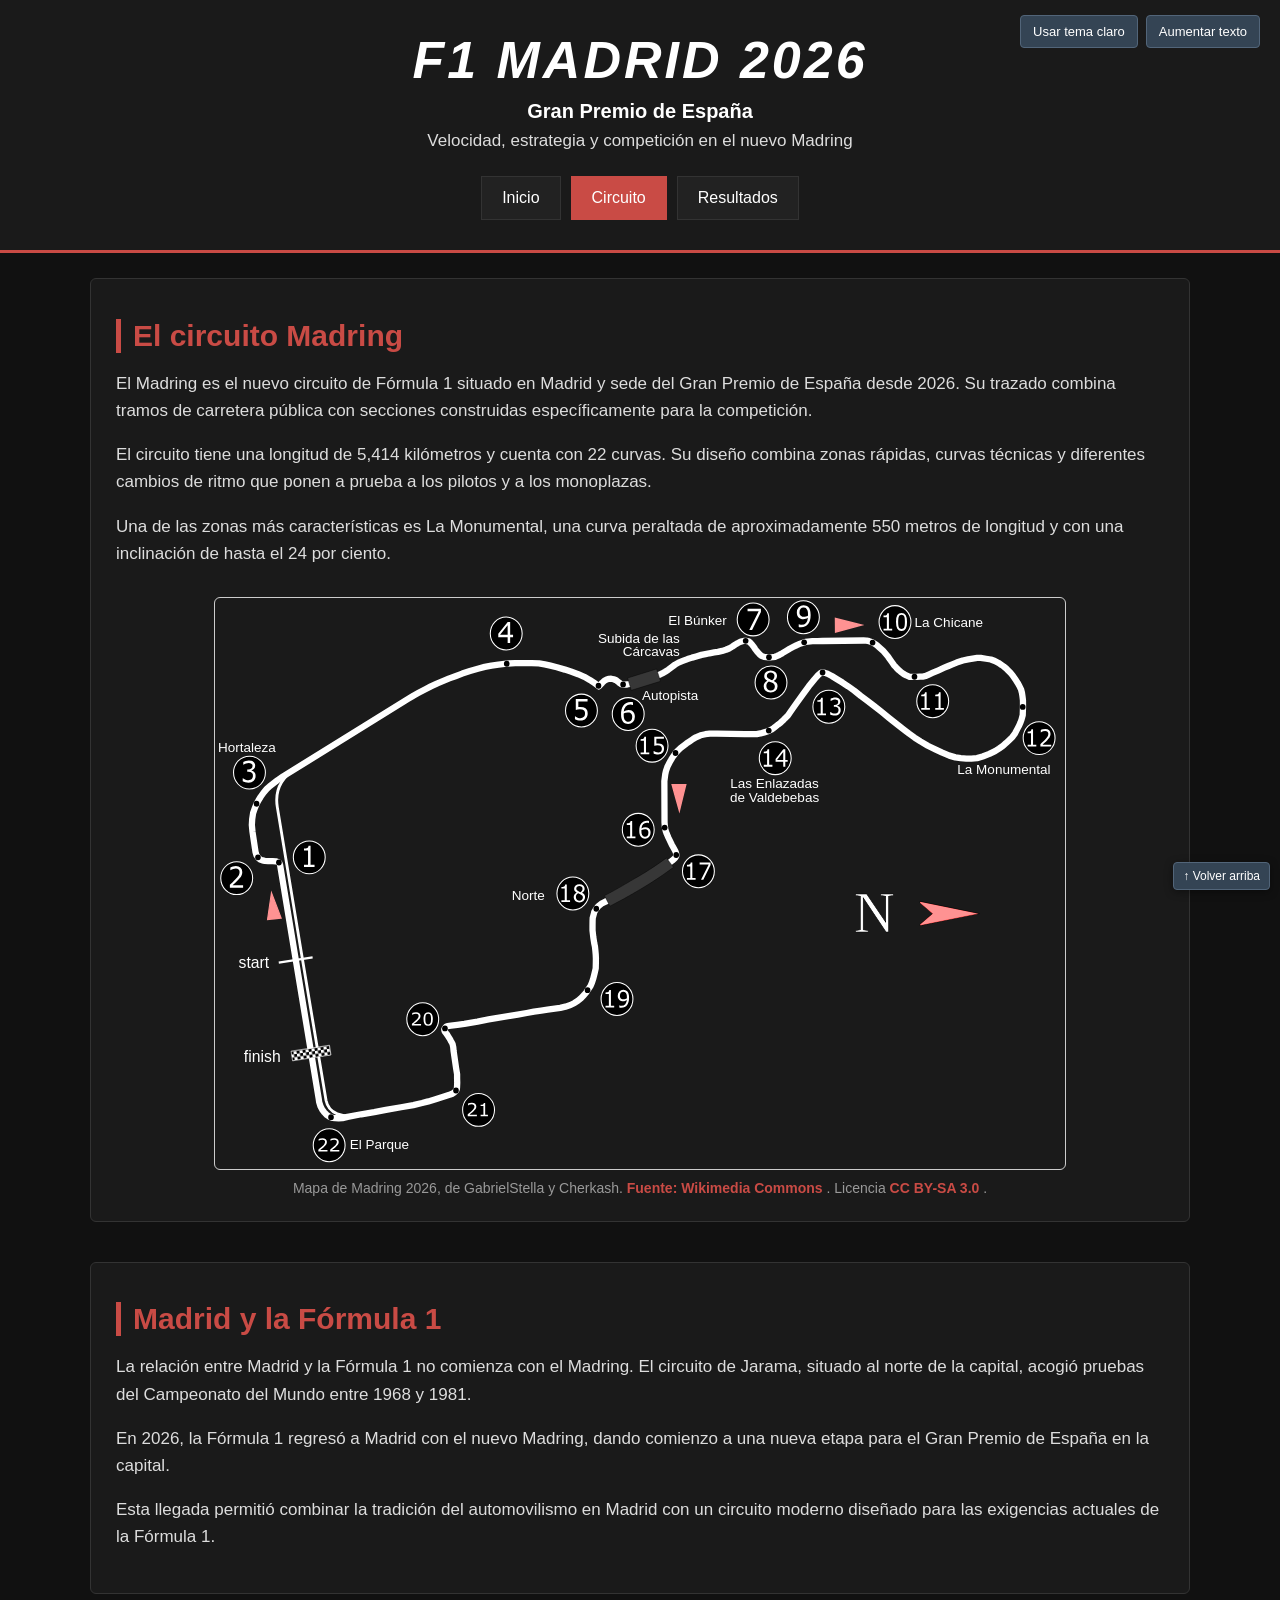
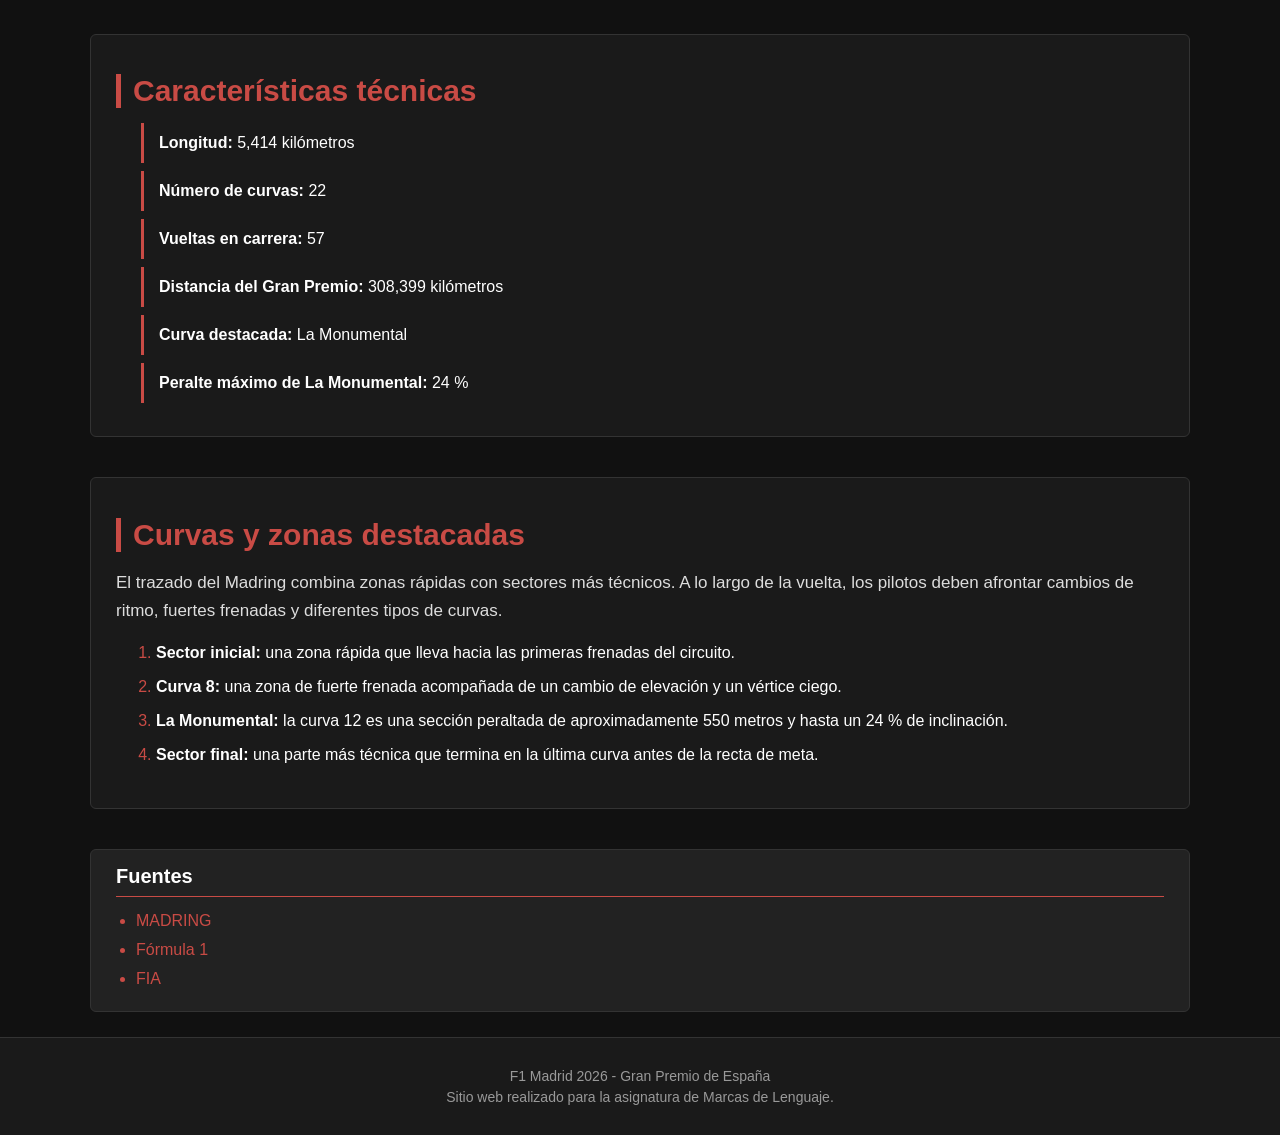
<file: tarea2/circuito.html>
<!DOCTYPE html>
<html lang="es">
<head>
    <meta charset="UTF-8">
    <meta name="viewport" content="width=device-width, initial-scale=1.0">
    <title>El circuito Madring - F1 Madrid 2026</title>
    <link rel="stylesheet" href="estilos/estilos.css">
</head>

<body>
    
    <!-- Cabecera principal de la web -->
    <header>
        <h1>F1 Madrid 2026</h1>
        <p>Gran Premio de España</p>
        <p>Velocidad, estrategia y competición en el nuevo Madring</p>

        <!-- Menú de navegación -->
        <nav>
            <ul>
                <li><a href="index.html">Inicio</a></li>
                <li><a class="activo" href="circuito.html">Circuito</a></li>
                <li><a href="resultados.html">Resultados</a></li>
            </ul>
        </nav>

        <!-- Controles de accesibilidad -->
        <div class="controles-superiores">
            <button type="button" id="boton-tema" class="boton-funcion">
                Usar tema claro
            </button>

            <button type="button" id="boton-tamano" class="boton-funcion">
                Aumentar texto
            </button>
        </div>
    </header>

    <main>

        <!-- Presentación del circuito Madring -->
        <section class="seccion">
            <h2>El circuito Madring</h2>

            <p>
                El Madring es el nuevo circuito de Fórmula 1 situado en Madrid
                y sede del Gran Premio de España desde 2026. Su trazado combina
                tramos de carretera pública con secciones construidas
                específicamente para la competición.
            </p>

            <p>
                El circuito tiene una longitud de 5,414 kilómetros y cuenta con
                22 curvas. Su diseño combina zonas rápidas, curvas técnicas y
                diferentes cambios de ritmo que ponen a prueba a los pilotos
                y a los monoplazas.
            </p>

            <p>
                Una de las zonas más características es La Monumental, una
                curva peraltada de aproximadamente 550 metros de longitud y
                con una inclinación de hasta el 24 por ciento.
            </p>
            
            <!-- Mapa del circuito -->
            <figure class="imagen-circuito">
                <img src="imagenes/mapa-madring.svg"
                    alt="Esquema del circuito Madring 2026 con sus curvas">

                <figcaption>
                    Mapa de Madring 2026, de GabrielStella y Cherkash.
                    <a href="https://commons.wikimedia.org/wiki/File:Madring_(2026).svg"
                    target="_blank"
                    rel="noopener noreferrer">
                        Fuente: Wikimedia Commons
                    </a>.
                    Licencia
                    <a href="https://creativecommons.org/licenses/by-sa/3.0/"
                    target="_blank"
                    rel="noopener noreferrer">
                        CC BY-SA 3.0
                    </a>.
                </figcaption>
            </figure>
        </section>

        <!-- Historia de la Fórmula 1 en Madrid -->
        <section class="seccion">
            <h2>Madrid y la Fórmula 1</h2>

            <p>
                La relación entre Madrid y la Fórmula 1 no comienza con el
                Madring. El circuito de Jarama, situado al norte de la capital,
                acogió pruebas del Campeonato del Mundo entre 1968 y 1981.
            </p>

            <p>
                En 2026, la Fórmula 1 regresó a Madrid con el nuevo Madring,
                dando comienzo a una nueva etapa para el Gran Premio de España
                en la capital.
            </p>

            <p>
                Esta llegada permitió combinar la tradición del automovilismo
                en Madrid con un circuito moderno diseñado para las exigencias
                actuales de la Fórmula 1.
            </p>
        </section>

        <!-- Características técnicas del circuito -->
        <section class="seccion">
            <h2>Características técnicas</h2>

            <ul class="lista-sin-puntos">
                <li><strong>Longitud:</strong> 5,414 kilómetros</li>
                <li><strong>Número de curvas:</strong> 22</li>
                <li><strong>Vueltas en carrera:</strong> 57</li>
                <li><strong>Distancia del Gran Premio:</strong> 308,399 kilómetros</li>
                <li><strong>Curva destacada:</strong> La Monumental</li>
                <li><strong>Peralte máximo de La Monumental:</strong> 24 %</li>
            </ul>
        </section>

        <!-- Curvas y zonas destacadas del Madring -->
        <section class="seccion">
            <h2>Curvas y zonas destacadas</h2>

            <p>
                El trazado del Madring combina zonas rápidas con sectores más
                técnicos. A lo largo de la vuelta, los pilotos deben afrontar
                cambios de ritmo, fuertes frenadas y diferentes tipos de curvas.
            </p>

            <ol>
                <li>
                    <strong>Sector inicial:</strong> una zona rápida que lleva
                    hacia las primeras frenadas del circuito.
                </li>

                <li>
                    <strong>Curva 8:</strong> una zona de fuerte frenada
                    acompañada de un cambio de elevación y un vértice ciego.
                </li>

                <li>
                    <strong>La Monumental:</strong> la curva 12 es una sección
                    peraltada de aproximadamente 550 metros y hasta un 24 %
                    de inclinación.
                </li>

                <li>
                    <strong>Sector final:</strong> una parte más técnica que
                    termina en la última curva antes de la recta de meta.
                </li>
            </ol>
        </section>
 
        <section class="seccion fuentes">
            <h2>Fuentes</h2>
        
            <ul>
                <li>
                    <a href="https://www.madring.com/circuito"
                       target="_blank"
                       rel="noopener noreferrer">
                        MADRING
                    </a>
                </li>
        
                <li>
                    <a href="https://www.formula1.com/"
                       target="_blank"
                       rel="noopener noreferrer">
                        Fórmula 1
                    </a>
                </li>
        
                <li>
                    <a href="https://www.fia.com/"
                       target="_blank"
                       rel="noopener noreferrer">
                        FIA
                    </a>
                </li>
            </ul>
        </section>
    </main>

    <!-- Pie de página -->
    <footer>

        <p>F1 Madrid 2026 - Gran Premio de España</p>
        <p>Sitio web realizado para la asignatura de Marcas de Lenguaje.</p>
    </footer>

    <button type="button" id="boton-arriba" class="boton-funcion boton-arriba">
        ↑ Volver arriba
    </button>

    <script src="funciones/funciones.js"></script>

</body>
</html>
</file>
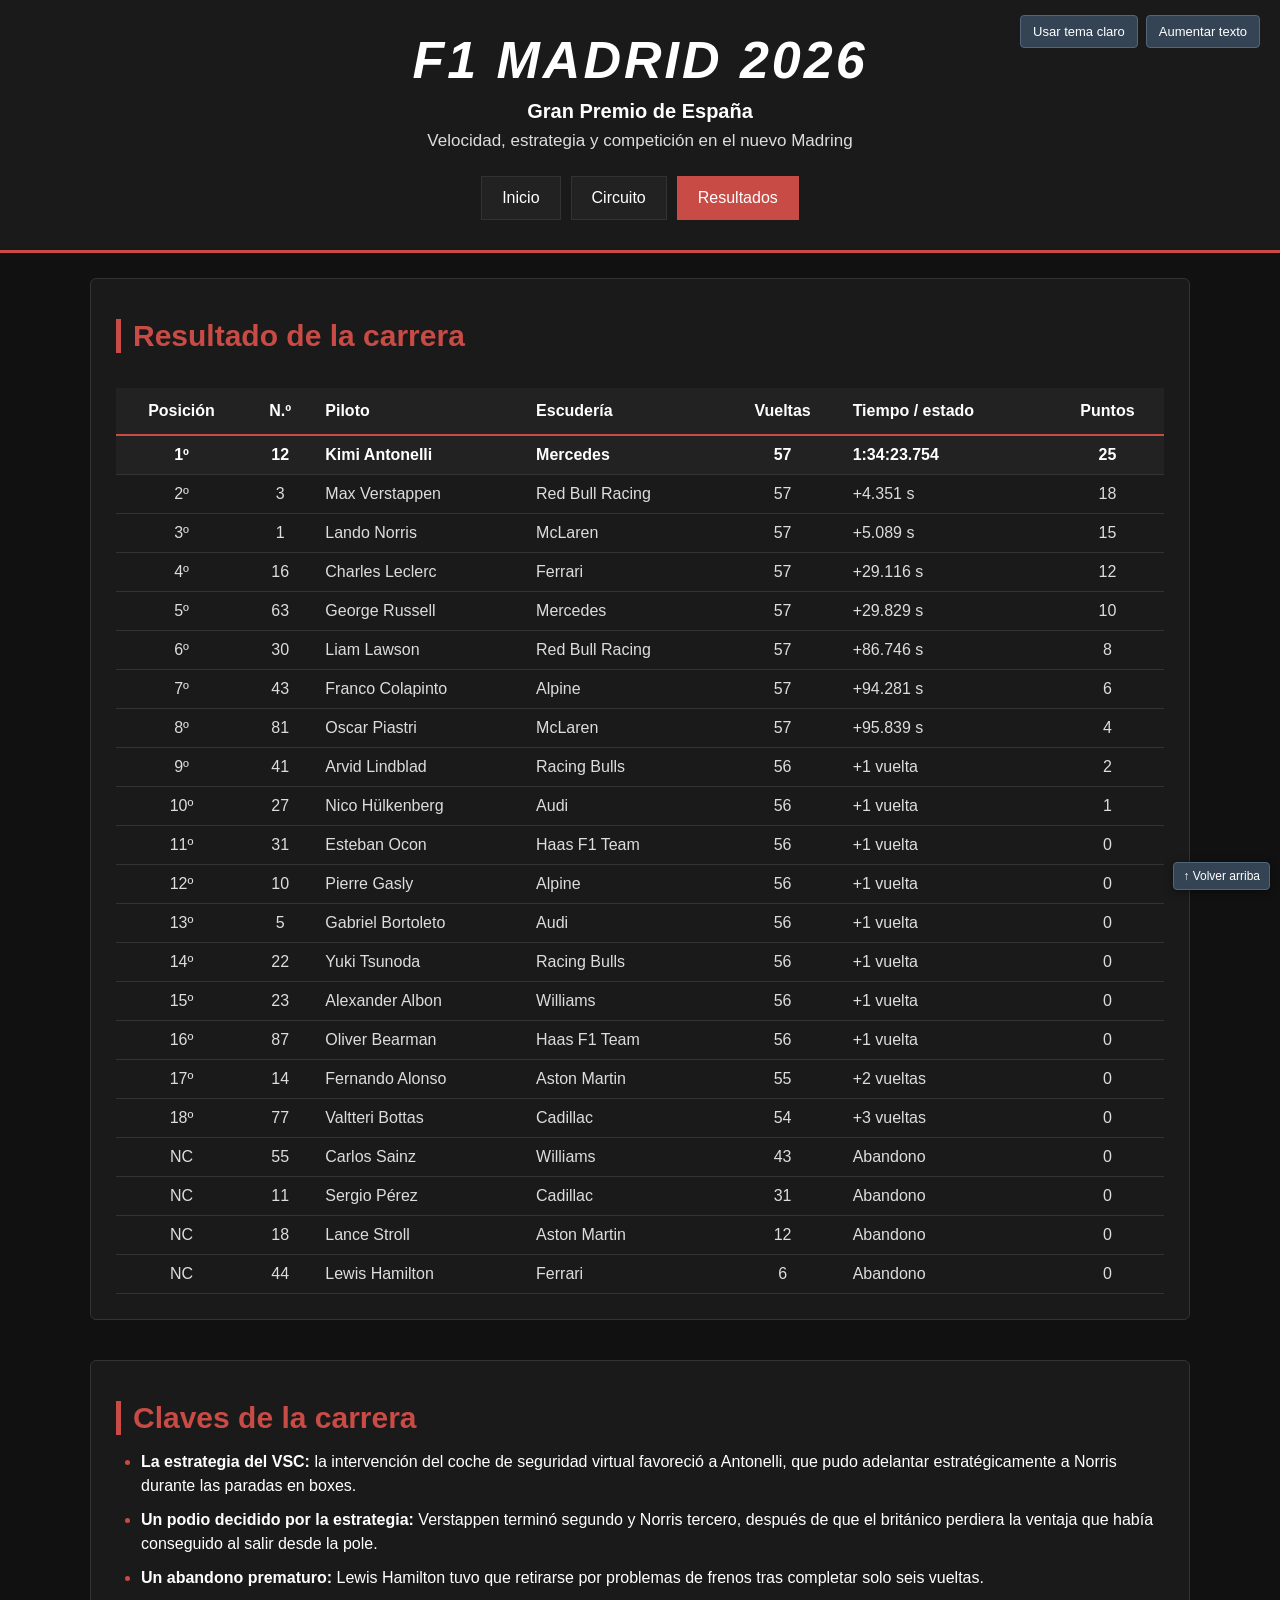
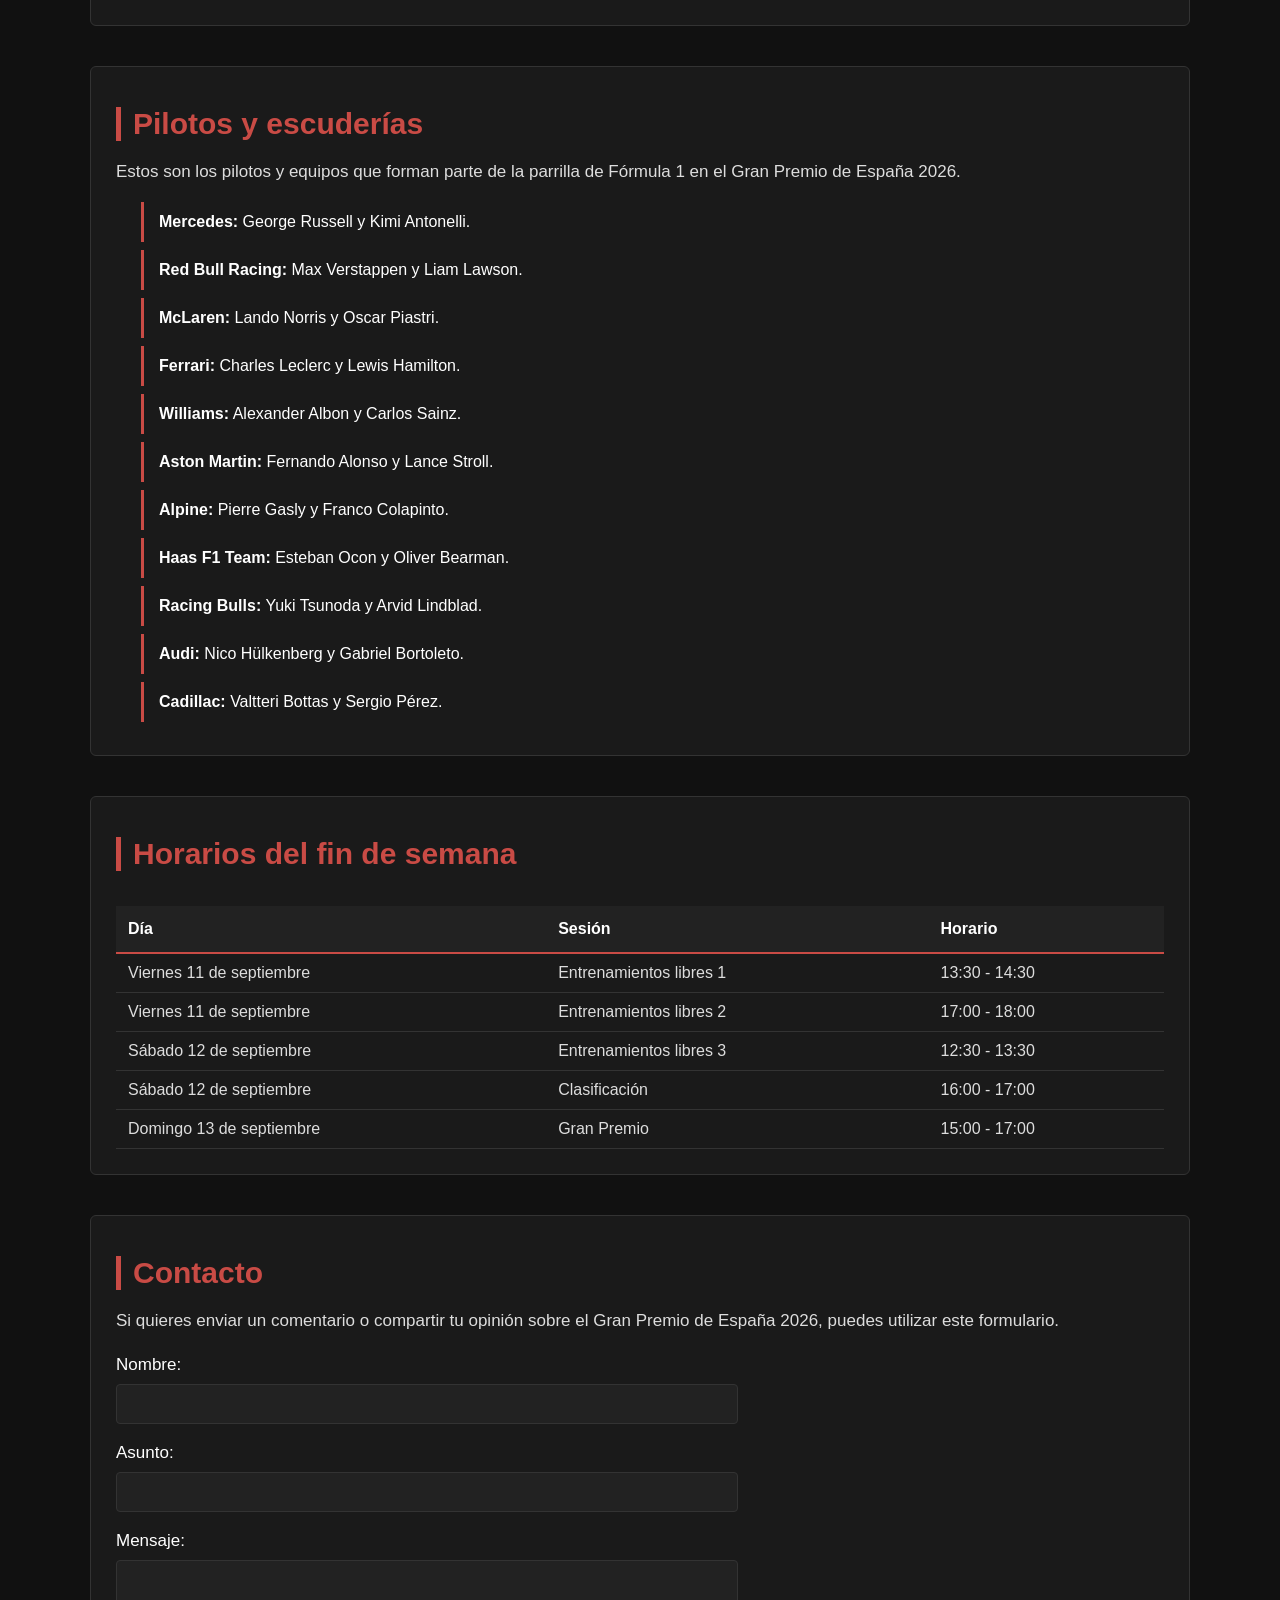
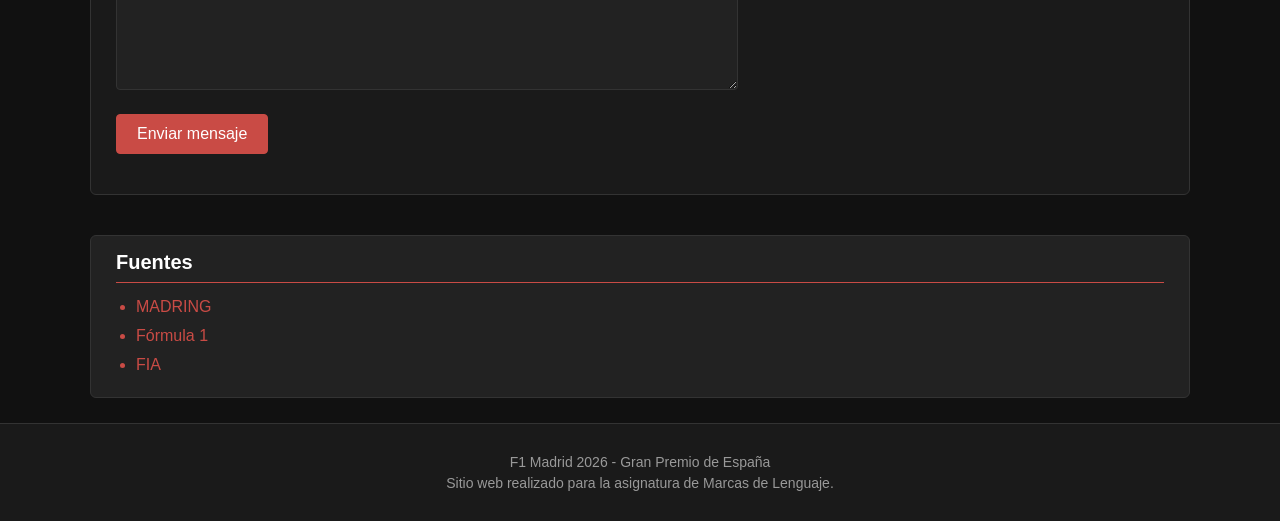
<file: tarea2/resultados.html>
<!DOCTYPE html>
<html lang="es">

<head>
    <meta charset="UTF-8">
    <meta name="viewport" content="width=device-width, initial-scale=1.0">
    <title>Resultados y pilotos - F1 Madrid 2026</title>
    <link rel="stylesheet" href="estilos/estilos.css">
</head>

<body>
    <!-- Cabecera principal de la web -->
    <header>
        <h1>F1 Madrid 2026</h1>
        <p>Gran Premio de España</p>
        <p>Velocidad, estrategia y competición en el nuevo Madring</p>

        <!-- Menú de navegación -->
        <nav>
            <ul>
                <li><a href="index.html">Inicio</a></li>
                <li><a href="circuito.html">Circuito</a></li>
                <li><a class="activo" href="resultados.html">Resultados</a></li>
            </ul>
        </nav>

        <!-- Controles de accesibilidad -->
        <div class="controles-superiores">
            <button type="button" id="boton-tema" class="boton-funcion">
                Usar tema claro
            </button>

            <button type="button" id="boton-tamano" class="boton-funcion">
                Aumentar texto
            </button>
        </div>
    </header>

    <main>

        <!-- Resultado oficial de la carrera -->
        <section class="seccion">
            <h2>Resultado de la carrera</h2>
            <div class="tabla-responsive">
                <table class="tabla-resultados">
                    <thead>
                        <tr>
                            <th>Posición</th>
                            <th>N.º</th>
                            <th>Piloto</th>
                            <th>Escudería</th>
                            <th>Vueltas</th>
                            <th>Tiempo / estado</th>
                            <th>Puntos</th>
                        </tr>
                    </thead>

                    <tbody>
                        <tr id="ganador">
                            <td>1º</td>
                            <td>12</td>
                            <td>Kimi Antonelli</td>
                            <td>Mercedes</td>
                            <td>57</td>
                            <td>1:34:23.754</td>
                            <td>25</td>
                        </tr>

                        <tr>
                            <td>2º</td>
                            <td>3</td>
                            <td>Max Verstappen</td>
                            <td>Red Bull Racing</td>
                            <td>57</td>
                            <td>+4.351 s</td>
                            <td>18</td>
                        </tr>

                        <tr>
                            <td>3º</td>
                            <td>1</td>
                            <td>Lando Norris</td>
                            <td>McLaren</td>
                            <td>57</td>
                            <td>+5.089 s</td>
                            <td>15</td>
                        </tr>

                        <tr>
                            <td>4º</td>
                            <td>16</td>
                            <td>Charles Leclerc</td>
                            <td>Ferrari</td>
                            <td>57</td>
                            <td>+29.116 s</td>
                            <td>12</td>
                        </tr>

                        <tr>
                            <td>5º</td>
                            <td>63</td>
                            <td>George Russell</td>
                            <td>Mercedes</td>
                            <td>57</td>
                            <td>+29.829 s</td>
                            <td>10</td>
                        </tr>

                        <tr>
                            <td>6º</td>
                            <td>30</td>
                            <td>Liam Lawson</td>
                            <td>Red Bull Racing</td>
                            <td>57</td>
                            <td>+86.746 s</td>
                            <td>8</td>
                        </tr>

                        <tr>
                            <td>7º</td>
                            <td>43</td>
                            <td>Franco Colapinto</td>
                            <td>Alpine</td>
                            <td>57</td>
                            <td>+94.281 s</td>
                            <td>6</td>
                        </tr>

                        <tr>
                            <td>8º</td>
                            <td>81</td>
                            <td>Oscar Piastri</td>
                            <td>McLaren</td>
                            <td>57</td>
                            <td>+95.839 s</td>
                            <td>4</td>
                        </tr>

                        <tr>
                            <td>9º</td>
                            <td>41</td>
                            <td>Arvid Lindblad</td>
                            <td>Racing Bulls</td>
                            <td>56</td>
                            <td>+1 vuelta</td>
                            <td>2</td>
                        </tr>

                        <tr>
                            <td>10º</td>
                            <td>27</td>
                            <td>Nico Hülkenberg</td>
                            <td>Audi</td>
                            <td>56</td>
                            <td>+1 vuelta</td>
                            <td>1</td>
                        </tr>

                        <tr>
                            <td>11º</td>
                            <td>31</td>
                            <td>Esteban Ocon</td>
                            <td>Haas F1 Team</td>
                            <td>56</td>
                            <td>+1 vuelta</td>
                            <td>0</td>
                        </tr>

                        <tr>
                            <td>12º</td>
                            <td>10</td>
                            <td>Pierre Gasly</td>
                            <td>Alpine</td>
                            <td>56</td>
                            <td>+1 vuelta</td>
                            <td>0</td>
                        </tr>

                        <tr>
                            <td>13º</td>
                            <td>5</td>
                            <td>Gabriel Bortoleto</td>
                            <td>Audi</td>
                            <td>56</td>
                            <td>+1 vuelta</td>
                            <td>0</td>
                        </tr>

                        <tr>
                            <td>14º</td>
                            <td>22</td>
                            <td>Yuki Tsunoda</td>
                            <td>Racing Bulls</td>
                            <td>56</td>
                            <td>+1 vuelta</td>
                            <td>0</td>
                        </tr>

                        <tr>
                            <td>15º</td>
                            <td>23</td>
                            <td>Alexander Albon</td>
                            <td>Williams</td>
                            <td>56</td>
                            <td>+1 vuelta</td>
                            <td>0</td>
                        </tr>

                        <tr>
                            <td>16º</td>
                            <td>87</td>
                            <td>Oliver Bearman</td>
                            <td>Haas F1 Team</td>
                            <td>56</td>
                            <td>+1 vuelta</td>
                            <td>0</td>
                        </tr>

                        <tr>
                            <td>17º</td>
                            <td>14</td>
                            <td>Fernando Alonso</td>
                            <td>Aston Martin</td>
                            <td>55</td>
                            <td>+2 vueltas</td>
                            <td>0</td>
                        </tr>

                        <tr>
                            <td>18º</td>
                            <td>77</td>
                            <td>Valtteri Bottas</td>
                            <td>Cadillac</td>
                            <td>54</td>
                            <td>+3 vueltas</td>
                            <td>0</td>
                        </tr>

                        <tr>
                            <td>NC</td>
                            <td>55</td>
                            <td>Carlos Sainz</td>
                            <td>Williams</td>
                            <td>43</td>
                            <td>Abandono</td>
                            <td>0</td>
                        </tr>

                        <tr>
                            <td>NC</td>
                            <td>11</td>
                            <td>Sergio Pérez</td>
                            <td>Cadillac</td>
                            <td>31</td>
                            <td>Abandono</td>
                            <td>0</td>
                        </tr>

                        <tr>
                            <td>NC</td>
                            <td>18</td>
                            <td>Lance Stroll</td>
                            <td>Aston Martin</td>
                            <td>12</td>
                            <td>Abandono</td>
                            <td>0</td>
                        </tr>

                        <tr>
                            <td>NC</td>
                            <td>44</td>
                            <td>Lewis Hamilton</td>
                            <td>Ferrari</td>
                            <td>6</td>
                            <td>Abandono</td>
                            <td>0</td>
                        </tr>
                    </tbody>
                </table>
            </div>
        </section>

        <!-- Claves de la carrera -->
        <section class="seccion">
            <h2>Claves de la carrera</h2>

            <ul>
                <li>
                    <strong>La estrategia del VSC:</strong>
                    la intervención del coche de seguridad virtual favoreció
                    a Antonelli, que pudo adelantar estratégicamente a Norris
                    durante las paradas en boxes.
                </li>

                <li>
                    <strong>Un podio decidido por la estrategia:</strong>
                    Verstappen terminó segundo y Norris tercero, después de
                    que el británico perdiera la ventaja que había conseguido
                    al salir desde la pole.
                </li>

                <li>
                    <strong>Un abandono prematuro:</strong>
                    Lewis Hamilton tuvo que retirarse por problemas de frenos
                    tras completar solo seis vueltas.
                </li>
            </ul>
        </section>
 
        <!-- Pilotos y escuderías -->
        <section class="seccion">
            <h2>Pilotos y escuderías</h2>

            <p>
                Estos son los pilotos y equipos que forman parte de la parrilla
                de Fórmula 1 en el Gran Premio de España 2026.
            </p>

            <ul class="lista-sin-puntos">
                <li>
                    <strong>Mercedes:</strong>
                    George Russell y Kimi Antonelli.
                </li>

                <li>
                    <strong>Red Bull Racing:</strong>
                    Max Verstappen y Liam Lawson.
                </li>

                <li>
                    <strong>McLaren:</strong>
                    Lando Norris y Oscar Piastri.
                </li>

                <li>
                    <strong>Ferrari:</strong>
                    Charles Leclerc y Lewis Hamilton.
                </li>

                <li>
                    <strong>Williams:</strong>
                    Alexander Albon y Carlos Sainz.
                </li>

                <li>
                    <strong>Aston Martin:</strong>
                    Fernando Alonso y Lance Stroll.
                </li>

                <li>
                    <strong>Alpine:</strong>
                    Pierre Gasly y Franco Colapinto.
                </li>

                <li>
                    <strong>Haas F1 Team:</strong>
                    Esteban Ocon y Oliver Bearman.
                </li>

                <li>
                    <strong>Racing Bulls:</strong>
                    Yuki Tsunoda y Arvid Lindblad.
                </li>

                <li>
                    <strong>Audi:</strong>
                    Nico Hülkenberg y Gabriel Bortoleto.
                </li>

                <li>
                    <strong>Cadillac:</strong>
                    Valtteri Bottas y Sergio Pérez.
                </li>
            </ul>
        </section>
       
        <!-- Horarios del fin de semana -->
        <section class="seccion">
            <h2>Horarios del fin de semana</h2>

            <div class="tabla-responsive">
                <table>
                    <thead>
                        <tr>
                            <th>Día</th>
                            <th>Sesión</th>
                            <th>Horario</th>
                        </tr>
                    </thead>

                    <tbody>
                        <tr>
                            <td>Viernes 11 de septiembre</td>
                            <td>Entrenamientos libres 1</td>
                            <td>13:30 - 14:30</td>
                        </tr>

                        <tr>
                            <td>Viernes 11 de septiembre</td>
                            <td>Entrenamientos libres 2</td>
                            <td>17:00 - 18:00</td>
                        </tr>

                        <tr>
                            <td>Sábado 12 de septiembre</td>
                            <td>Entrenamientos libres 3</td>
                            <td>12:30 - 13:30</td>
                        </tr>

                        <tr>
                            <td>Sábado 12 de septiembre</td>
                            <td>Clasificación</td>
                            <td>16:00 - 17:00</td>
                        </tr>

                        <tr>
                            <td>Domingo 13 de septiembre</td>
                            <td>Gran Premio</td>
                            <td>15:00 - 17:00</td>
                        </tr>
                    </tbody>
                </table>
            </div>
        </section>
               
        <!-- Formulario de contacto -->
        <section class="seccion">
            <h2>Contacto</h2>

            <p>
                Si quieres enviar un comentario o compartir tu opinión sobre
                el Gran Premio de España 2026, puedes utilizar este formulario.
            </p>

            <form action="mailto:inecheverria@ikaslea.birt.eus"
                  method="post"
                  enctype="text/plain">

                <p>
                    <label for="nombre">Nombre:</label>
                    <input type="text" id="nombre" name="Nombre" required>
                </p>

                <p>
                    <label for="asunto">Asunto:</label>
                    <input type="text" id="asunto" name="Asunto" required>
                </p>

                <p>
                    <label for="mensaje">Mensaje:</label>
                    <textarea id="mensaje"
                              name="Mensaje"
                              rows="6"
                              cols="40"
                              required></textarea>
                </p>

                <p>
                    <button type="submit">Enviar mensaje</button>
                </p>

            </form>
        </section>

        <!-- Fuentes y enlaces de interés -->
        <section class="seccion fuentes">
            <h2>Fuentes</h2>

            <ul>
                <li>
                    <a href="https://www.madring.com/"
                       target="_blank"
                       rel="noopener noreferrer">
                        MADRING
                    </a>
                </li>

                <li>
                    <a href="https://www.formula1.com/"
                       target="_blank"
                       rel="noopener noreferrer">
                        Fórmula 1
                    </a>
                </li>

                <li>
                    <a href="https://www.fia.com/"
                       target="_blank"
                       rel="noopener noreferrer">
                        FIA
                    </a>
                </li>
            </ul>
        </section>
    </main>
    <!-- Pie de página -->
    <footer>

        <p>F1 Madrid 2026 - Gran Premio de España</p>
        <p>Sitio web realizado para la asignatura de Marcas de Lenguaje.</p>
    </footer>

    <button type="button" id="boton-arriba" class="boton-funcion boton-arriba">
        ↑ Volver arriba
    </button>

    <script src="funciones/funciones.js"></script>

</body>

</html>
</file>
<file: estilos/estilos.css>
/* Variables de color */
:root {
    --fondo: #111111;
    --superficie: #1a1a1a;
    --superficie-secundaria: #222222;
    --borde: #333333;
    --acento: #c94b45;
    --texto: #ffffff;
    --texto-secundario: #dddddd;
}

/* Estilos generales */
body {
    background-color: var(--fondo);
    color: var(--texto);
    font-family: "Segoe UI", Arial, sans-serif;
    margin: 0;
}

/* Cabecera */
header {
    background-color: var(--superficie);
    text-align: center;
    padding: 30px 20px;
    border-bottom: 3px solid var(--acento);
}

/* Título principal */
header h1 {
    margin: 0;
    font-size: clamp(34px, 6vw, 52px);
    font-weight: 800;
    font-style: italic;
    text-transform: uppercase;
    letter-spacing: 3px;
}

/* Subtítulos de la cabecera */
header p:first-of-type {
    font-size: 20px;
    font-weight: bold;
    margin: 10px 0 0;
}

header p:last-of-type {
    color: var(--texto-secundario);
    font-size: 17px;
    margin-top: 8px;
}

/* Menú de navegación */
nav ul {
    list-style: none;
    padding: 0;
    margin: 25px 0 0;
    display: flex;
    justify-content: center;
    gap: 10px;
}

/* Enlaces del menú */
nav a {
    color: var(--texto);
    text-decoration: none;
    display: block;
    padding: 12px 20px;
    border: 1px solid var(--borde);
    background-color: var(--superficie-secundaria);
    transition: 0.3s;
}

nav a:hover {
    background-color: var(--acento);
    border-color: var(--acento);
}

nav a.activo {
    background-color: var(--acento);
    border-color: var(--acento);
}

/* Contenido principal */
main {
    max-width: 1100px;
    margin: 25px auto;
    padding: 0 20px;
}

/* Secciones principales */
.seccion {
    margin-bottom: 40px;
    padding: 15px 25px 25px;
    background-color: var(--superficie);
    border: 1px solid var(--borde);
    border-radius: 6px;
}

/* Títulos de las secciones */
.seccion h2 {
    color: var(--acento);
    font-size: clamp(24px, 3vw, 30px);
    margin-bottom: 15px;
    border-left: 5px solid var(--acento);
    padding-left: 12px;
}

 /* Párrafos de las secciones */
.seccion p {
    font-size: 17px;
    line-height: 1.6;
    color: var(--texto-secundario);
}

/* Secciones de fuentes */
.seccion.fuentes {
    padding: 15px 25px;
    margin-bottom: 25px;
    background-color: var(--superficie-secundaria);
}

.seccion.fuentes h2 {
    color: var(--texto);
    font-size: 20px;
    border-left: none;
    border-bottom: 1px solid var(--acento);
    padding: 0 0 8px;
    margin: 0 0 12px;
}

.seccion.fuentes ul {
    margin: 0;
    padding-left: 20px;
}

.seccion.fuentes li {
    margin-bottom: 5px;
}

.seccion.fuentes a {
    font-weight: normal;
}

/* Imagen principal */
.imagen-principal {
    margin: 30px auto 0;
    text-align: center;
}

.imagen-principal img {
    display: block;
    width: 100%;
    max-width: 900px;
    height: auto;
    margin: 0 auto;
    border: 1px solid var(--borde);
    border-radius: 6px;
}

/* Imagen del circuito */
.imagen-circuito {
    margin: 30px auto 0;
    text-align: center;
}

.imagen-circuito img {
    display: block;
    width: 100%;
    max-width: 850px;
    height: auto;
    margin: 0 auto;
    border: 1px solid var(--borde);
    border-radius: 6px;
    filter: invert(1) hue-rotate(180deg);
}

/* Lista de datos */
.seccion ul {
    margin: 15px 0 0;
    padding-left: 25px;
}

.seccion li {
    margin-bottom: 10px;
    line-height: 1.5;
}

.seccion li::marker {
    color: var(--acento);
}

/* Listas sin puntos */
.lista-sin-puntos {
    list-style: none;
    padding-left: 0;
}

.lista-sin-puntos li {
    padding: 8px 0 8px 15px;
    margin-bottom: 8px;
    border-left: 3px solid var(--acento);
}

.seccion li strong {
    color: var(--texto);
}

/* Enlaces externos */
.seccion a {
    color: var(--acento);
    font-weight: bold;
    text-decoration: none;
    transition: color 0.3s ease;
}

.seccion a:hover {
    color: var(--texto);
    text-decoration: underline;
}

/* Enlace de la fuente de la imagen */
.imagen-circuito a {
    color: var(--acento);
    font-weight: bold;
    text-decoration: none;
    transition: color 0.3s ease;
}

/* Pie de las imágenes */
figcaption {
    margin-top: 10px;
    color: #999999;
    font-size: 14px;
}

.imagen-circuito a:hover {
    color: var(--texto);
    text-decoration: underline;
}

/* Pie de página */
footer {
    background-color: var(--superficie);
    text-align: center;
    padding: 25px 20px;
    border-top: 1px solid var(--borde);
}

footer p {
    margin: 5px 0;
    color: #999999;
    font-size: 14px;
}

/* Tablas */
table {
    width: 100%;
    border-collapse: collapse;
    margin-top: 20px;
}

th {
    background-color: var(--superficie-secundaria);
    color: var(--texto);
    padding: 14px 12px;
    text-align: left;
    border-bottom: 2px solid var(--acento);
    font-weight: bold;
}

td {
    padding: 10px 12px;
    border-bottom: 1px solid var(--borde);
    color: var(--texto-secundario);
}

tbody tr:hover {
    background-color: var(--superficie-secundaria);
}

/* Tablas adaptables */
.tabla-responsive {
    overflow-x: auto;
}

/* Alineación de la tabla de resultados */
.tabla-resultados th:nth-child(1),
.tabla-resultados th:nth-child(2),
.tabla-resultados th:nth-child(5),
.tabla-resultados th:nth-child(7),
.tabla-resultados td:nth-child(1),
.tabla-resultados td:nth-child(2),
.tabla-resultados td:nth-child(5),
.tabla-resultados td:nth-child(7) {
    text-align: center;
}

#ganador {
    background-color: var(--superficie-secundaria);
}

#ganador td {
    color: var(--texto);
    font-weight: bold;
}

/* Formulario */
form p {
    margin: 15px 0;
}

form label {
    display: block;
    margin-bottom: 6px;
    color: var(--texto);
}

form input, form textarea {
    width: 100%;
    max-width: 600px;
    padding: 10px;
    font-family: inherit;
    font-size: 16px;
    color: var(--texto);
    background-color: var(--superficie-secundaria);
    border: 1px solid var(--borde);
    border-radius: 4px;
}

form textarea {
    resize: vertical;
}

/* Botón del formulario */
form button {
    padding: 10px 20px;
    font-family: inherit;
    font-size: 16px;
    color: var(--texto);
    background-color: var(--acento);
    border: 1px solid var(--acento);
    border-radius: 4px;
    cursor: pointer;
    transition: background-color 0.3s ease;
}

form button:hover {
    background-color: #a83d39;
    border-color: #a83d39;
}

/* Adaptación para pantallas pequeñas */
@media (max-width: 700px) {

    nav ul {
        flex-direction: column;
        align-items: center;
    }

    nav li {
        width: 100%;
        max-width: 300px;
    }

    nav a {
        text-align: center;
    }

    /* Espaciado de las secciones en pantallas pequeñas */
    .seccion {
        padding: 20px;
    }
      
    /* Lista en pantallas pequeñas */
    .seccion ul {
        padding-left: 20px;
    }
}
</file>
<file: tarea2/estilos/estilos.css>
/* Variables de color */
:root {
    --fondo: #111111;
    --superficie: #1a1a1a;
    --superficie-secundaria: #222222;
    --borde: #333333;
    --acento: #c94b45;
    --texto: #ffffff;
    --texto-secundario: #dddddd;
}

/* Tema claro */
body.tema-claro {
    --fondo: #f2f2f2;
    --superficie: #ffffff;
    --superficie-secundaria: #e5e5e5;
    --borde: #cccccc;
    --acento: #b8322c;
    --texto: #222222;
    --texto-secundario: #444444;
}

/* Estilos generales */
body {
    background-color: var(--fondo);
    color: var(--texto);
    font-family: "Segoe UI", Arial, sans-serif;
    margin: 0;
}

/* Cabecera */
header {
    background-color: var(--superficie);
    text-align: center;
    padding: 30px 20px;
    border-bottom: 3px solid var(--acento);
}

/* Título principal */
header h1 {
    margin: 0;
    font-size: clamp(34px, 6vw, 52px);
    font-weight: 800;
    font-style: italic;
    text-transform: uppercase;
    letter-spacing: 3px;
}

/* Subtítulos de la cabecera */
header p:first-of-type {
    font-size: 20px;
    font-weight: bold;
    margin: 10px 0 0;
}

header p:last-of-type {
    color: var(--texto-secundario);
    font-size: 17px;
    margin-top: 8px;
}

/* Posición de los controles superiores */
header {
    position: relative;
}

.controles-superiores {
    position: absolute;
    top: 15px;
    right: 20px;
    display: flex;
    gap: 8px;
}

/* Menú de navegación */
nav ul {
    list-style: none;
    padding: 0;
    margin: 25px 0 0;
    display: flex;
    justify-content: center;
    gap: 10px;
}

/* Enlaces del menú */
nav a {
    color: var(--texto);
    text-decoration: none;
    display: block;
    padding: 12px 20px;
    border: 1px solid var(--borde);
    background-color: var(--superficie-secundaria);
    transition: 0.3s;
}

nav a:hover {
    background-color: var(--acento);
    border-color: var(--acento);
}

nav a.activo {
    background-color: var(--acento);
    border-color: var(--acento);
}

/* Contenido principal */
main {
    max-width: 1100px;
    margin: 25px auto;
    padding: 0 20px;
}

/* Secciones principales */
.seccion {
    margin-bottom: 40px;
    padding: 15px 25px 25px;
    background-color: var(--superficie);
    border: 1px solid var(--borde);
    border-radius: 6px;
}

/* Títulos de las secciones */
.seccion h2 {
    color: var(--acento);
    font-size: clamp(24px, 3vw, 30px);
    margin-bottom: 15px;
    border-left: 5px solid var(--acento);
    padding-left: 12px;
}

 /* Párrafos de las secciones */
.seccion p {
    font-size: 17px;
    line-height: 1.6;
    color: var(--texto-secundario);
}

/* Secciones de fuentes */
.seccion.fuentes {
    padding: 15px 25px;
    margin-bottom: 25px;
    background-color: var(--superficie-secundaria);
}

.seccion.fuentes h2 {
    color: var(--texto);
    font-size: 20px;
    border-left: none;
    border-bottom: 1px solid var(--acento);
    padding: 0 0 8px;
    margin: 0 0 12px;
}

.seccion.fuentes ul {
    margin: 0;
    padding-left: 20px;
}

.seccion.fuentes li {
    margin-bottom: 5px;
}

.seccion.fuentes a {
    font-weight: normal;
}

/* Imagen principal */
.imagen-principal {
    margin: 30px auto 0;
    text-align: center;
}

.imagen-principal img {
    display: block;
    width: 100%;
    max-width: 900px;
    height: auto;
    margin: 0 auto;
    border: 1px solid var(--borde);
    border-radius: 6px;
}

/* Imagen del circuito */
.imagen-circuito {
    margin: 30px auto 0;
    text-align: center;
}

.imagen-circuito img {
    display: block;
    width: 100%;
    max-width: 850px;
    height: auto;
    margin: 0 auto;
    border: 1px solid var(--borde);
    border-radius: 6px;
    filter: invert(1) hue-rotate(180deg);
}

/* Lista de datos */
.seccion ul {
    margin: 15px 0 0;
    padding-left: 25px;
}

.seccion li {
    margin-bottom: 10px;
    line-height: 1.5;
}

.seccion li::marker {
    color: var(--acento);
}

/* Listas sin puntos */
.lista-sin-puntos {
    list-style: none;
    padding-left: 0;
}

.lista-sin-puntos li {
    padding: 8px 0 8px 15px;
    margin-bottom: 8px;
    border-left: 3px solid var(--acento);
}

.seccion li strong {
    color: var(--texto);
}

/* Enlaces externos */
.seccion a {
    color: var(--acento);
    font-weight: bold;
    text-decoration: none;
    transition: color 0.3s ease;
}

.seccion a:hover {
    color: var(--texto);
    text-decoration: underline;
}

/* Enlace de la fuente de la imagen */
.imagen-circuito a {
    color: var(--acento);
    font-weight: bold;
    text-decoration: none;
    transition: color 0.3s ease;
}

/* Pie de las imágenes */
figcaption {
    margin-top: 10px;
    color: #999999;
    font-size: 14px;
}

.imagen-circuito a:hover {
    color: var(--texto);
    text-decoration: underline;
}

/* Pie de página */
footer {
    background-color: var(--superficie);
    text-align: center;
    padding: 25px 20px;
    border-top: 1px solid var(--borde);
}

footer p {
    margin: 5px 0;
    color: #999999;
    font-size: 14px;
}

/* Tablas */
table {
    width: 100%;
    border-collapse: collapse;
    margin-top: 20px;
}

th {
    background-color: var(--superficie-secundaria);
    color: var(--texto);
    padding: 14px 12px;
    text-align: left;
    border-bottom: 2px solid var(--acento);
    font-weight: bold;
}

td {
    padding: 10px 12px;
    border-bottom: 1px solid var(--borde);
    color: var(--texto-secundario);
}

tbody tr:hover {
    background-color: var(--superficie-secundaria);
}

/* Tablas adaptables */
.tabla-responsive {
    overflow-x: auto;
}

/* Alineación de la tabla de resultados */
.tabla-resultados th:nth-child(1),
.tabla-resultados th:nth-child(2),
.tabla-resultados th:nth-child(5),
.tabla-resultados th:nth-child(7),
.tabla-resultados td:nth-child(1),
.tabla-resultados td:nth-child(2),
.tabla-resultados td:nth-child(5),
.tabla-resultados td:nth-child(7) {
    text-align: center;
}

#ganador {
    background-color: var(--superficie-secundaria);
}

#ganador td {
    color: var(--texto);
    font-weight: bold;
}

/* Formulario */
form p {
    margin: 15px 0;
}

form label {
    display: block;
    margin-bottom: 6px;
    color: var(--texto);
}

form input, form textarea {
    width: 100%;
    max-width: 600px;
    padding: 10px;
    font-family: inherit;
    font-size: 16px;
    color: var(--texto);
    background-color: var(--superficie-secundaria);
    border: 1px solid var(--borde);
    border-radius: 4px;
}

form textarea {
    resize: vertical;
}

/* Botón del formulario */
form button {
    padding: 10px 20px;
    font-family: inherit;
    font-size: 16px;
    color: var(--texto);
    background-color: var(--acento);
    border: 1px solid var(--acento);
    border-radius: 4px;
    cursor: pointer;
    transition: background-color 0.3s ease;
}

form button:hover {
    background-color: #a83d39;
    border-color: #a83d39;
}

/* Adaptación para pantallas pequeñas */
@media (max-width: 700px) {

    nav ul {
        flex-direction: column;
        align-items: center;
    }

    nav li {
        width: 100%;
        max-width: 300px;
    }

    nav a {
        text-align: center;
    }

    /* Espaciado de las secciones en pantallas pequeñas */
    .seccion {
        padding: 20px;
    }
      
    /* Lista en pantallas pequeñas */
    .seccion ul {
        padding-left: 20px;
    }

}

/* Controles más pequeños en ventanas estrechas */
@media (max-width: 1100px) {
    .controles-superiores {
        position: absolute;
        top: 10px;
        right: 10px;
        gap: 5px;
    }

    .controles-superiores .boton-funcion {
        font-size: 11px;
        padding: 5px 8px;
    }
}

/* Evitar que los controles tapen el título en móvil */
@media (max-width: 900px) {
    .controles-superiores {
        position: static;
        justify-content: center;
        flex-wrap: wrap;
        margin-top: 15px;
    }
}

/* Contraste de botones en tema claro */
body.tema-claro form button,
body.tema-claro nav a:hover,
body.tema-claro nav a.activo {
    color: #ffffff;
}

/* Texto ampliado y fuente alternativa */
body.texto-grande main p,
body.texto-grande main li,
body.texto-grande main th,
body.texto-grande main td,
body.texto-grande main label,
body.texto-grande main input,
body.texto-grande main textarea {
    font-size: 1.3em;
    font-family: Verdana, Arial, sans-serif;
}

/* Botón para volver al principio */
.boton-funcion.boton-arriba {
    position: fixed;
    right: 10px;
    bottom: 10px;
    z-index: 1000;
    padding: 6px 9px;
    font-size: 12px;
    box-shadow: 0 2px 8px #00000066;
}

/* Botones de funciones */
.boton-funcion {
    margin-top: 0;
    padding: 8px 12px;
    font-family: inherit;
    font-size: 13px;
    color: #ffffff;
    background-color: #344454;
    border: 1px solid #526579;
    border-radius: 4px;
    cursor: pointer;
    transition: background-color 0.3s ease;
}

/* Efecto al pasar el ratón */
.boton-funcion:hover {
    color: #ffffff;
    background-color: #465b70;
    border-color: #647b91;
}

/* Botones también azules en el tema claro */
body.tema-claro .boton-funcion {
    color: #ffffff;
    background-color: #344454;
    border-color: #526579;
}

body.tema-claro .boton-funcion:hover {
    color: #ffffff;
    background-color: #465b70;
    border-color: #647b91;
}
</file>
<file: tarea3/estilos/estilos.css>
/* Variables de color */
:root {
    --fondo: #111111;
    --superficie: #1a1a1a;
    --superficie-secundaria: #222222;
    --borde: #333333;
    --acento: #c94b45;
    --texto: #ffffff;
    --texto-secundario: #dddddd;
}

/* Tema claro */
body.tema-claro {
    --fondo: #f2f2f2;
    --superficie: #ffffff;
    --superficie-secundaria: #e5e5e5;
    --borde: #cccccc;
    --acento: #b8322c;
    --texto: #222222;
    --texto-secundario: #444444;
}

/* Estilos generales */
body {
    background-color: var(--fondo);
    color: var(--texto);
    font-family: "Segoe UI", Arial, sans-serif;
    margin: 0;
}

/* Cabecera */
header {
    background-color: var(--superficie);
    text-align: center;
    padding: 30px 20px;
    border-bottom: 3px solid var(--acento);
}

/* Título principal */
header h1 {
    margin: 0;
    font-size: clamp(34px, 6vw, 52px);
    font-weight: 800;
    font-style: italic;
    text-transform: uppercase;
    letter-spacing: 3px;
}

/* Subtítulos de la cabecera */
header p:first-of-type {
    font-size: 20px;
    font-weight: bold;
    margin: 10px 0 0;
}

header p:last-of-type {
    color: var(--texto-secundario);
    font-size: 17px;
    margin-top: 8px;
}

/* Posición de los controles superiores */
header {
    position: relative;
}

.controles-superiores {
    position: absolute;
    top: 15px;
    right: 20px;
    display: flex;
    gap: 8px;
}

/* Menú de navegación */
nav ul {
    list-style: none;
    padding: 0;
    margin: 25px 0 0;
    display: flex;
    justify-content: center;
    gap: 10px;
}

/* Enlaces del menú */
nav a {
    color: var(--texto);
    text-decoration: none;
    display: block;
    padding: 12px 20px;
    border: 1px solid var(--borde);
    background-color: var(--superficie-secundaria);
    transition: 0.3s;
}

nav a:hover {
    background-color: var(--acento);
    border-color: var(--acento);
}

nav a.activo {
    background-color: var(--acento);
    border-color: var(--acento);
}

/* Contenido principal */
main {
    max-width: 1100px;
    margin: 25px auto;
    padding: 0 20px;
}

/* Secciones principales */
.seccion {
    margin-bottom: 40px;
    padding: 15px 25px 25px;
    background-color: var(--superficie);
    border: 1px solid var(--borde);
    border-radius: 6px;
}

/* Títulos de las secciones */
.seccion h2 {
    color: var(--acento);
    font-size: clamp(24px, 3vw, 30px);
    margin-bottom: 15px;
    border-left: 5px solid var(--acento);
    padding-left: 12px;
}

 /* Párrafos de las secciones */
.seccion p {
    font-size: 17px;
    line-height: 1.6;
    color: var(--texto-secundario);
}

/* Secciones de fuentes */
.seccion.fuentes {
    padding: 15px 25px;
    margin-bottom: 25px;
    background-color: var(--superficie-secundaria);
}

.seccion.fuentes h2 {
    color: var(--texto);
    font-size: 20px;
    border-left: none;
    border-bottom: 1px solid var(--acento);
    padding: 0 0 8px;
    margin: 0 0 12px;
}

.seccion.fuentes ul {
    margin: 0;
    padding-left: 20px;
}

.seccion.fuentes li {
    margin-bottom: 5px;
}

.seccion.fuentes a {
    font-weight: normal;
}

/* Imagen principal */
.imagen-principal {
    margin: 30px auto 0;
    text-align: center;
}

.imagen-principal img {
    display: block;
    width: 100%;
    max-width: 900px;
    height: auto;
    margin: 0 auto;
    border: 1px solid var(--borde);
    border-radius: 6px;
}

/* Imagen del circuito */
.imagen-circuito {
    margin: 30px auto 0;
    text-align: center;
}

.imagen-circuito img {
    display: block;
    width: 100%;
    max-width: 850px;
    height: auto;
    margin: 0 auto;
    border: 1px solid var(--borde);
    border-radius: 6px;
    filter: invert(1) hue-rotate(180deg);
}

/* Lista de datos */
.seccion ul {
    margin: 15px 0 0;
    padding-left: 25px;
}

.seccion li {
    margin-bottom: 10px;
    line-height: 1.5;
}

.seccion li::marker {
    color: var(--acento);
}

/* Listas sin puntos */
.lista-sin-puntos {
    list-style: none;
    padding-left: 0;
}

.lista-sin-puntos li {
    padding: 8px 0 8px 15px;
    margin-bottom: 8px;
    border-left: 3px solid var(--acento);
}

.seccion li strong {
    color: var(--texto);
}

/* Enlaces externos */
.seccion a {
    color: var(--acento);
    font-weight: bold;
    text-decoration: none;
    transition: color 0.3s ease;
}

.seccion a:hover {
    color: var(--texto);
    text-decoration: underline;
}

/* Enlace de la fuente de la imagen */
.imagen-circuito a {
    color: var(--acento);
    font-weight: bold;
    text-decoration: none;
    transition: color 0.3s ease;
}

/* Pie de las imágenes */
figcaption {
    margin-top: 10px;
    color: #999999;
    font-size: 14px;
}

.imagen-circuito a:hover {
    color: var(--texto);
    text-decoration: underline;
}

/* Pie de página */
footer {
    background-color: var(--superficie);
    text-align: center;
    padding: 25px 20px;
    border-top: 1px solid var(--borde);
}

footer p {
    margin: 5px 0;
    color: #999999;
    font-size: 14px;
}

/* Tablas */
table {
    width: 100%;
    border-collapse: collapse;
    margin-top: 20px;
}

th {
    background-color: var(--superficie-secundaria);
    color: var(--texto);
    padding: 14px 12px;
    text-align: left;
    border-bottom: 2px solid var(--acento);
    font-weight: bold;
}

td {
    padding: 10px 12px;
    border-bottom: 1px solid var(--borde);
    color: var(--texto-secundario);
}

tbody tr:hover {
    background-color: var(--superficie-secundaria);
}

/* Tablas adaptables */
.tabla-responsive {
    overflow-x: auto;
}

/* Alineación de la tabla de resultados */
.tabla-resultados th:nth-child(1),
.tabla-resultados th:nth-child(2),
.tabla-resultados th:nth-child(5),
.tabla-resultados th:nth-child(7),
.tabla-resultados td:nth-child(1),
.tabla-resultados td:nth-child(2),
.tabla-resultados td:nth-child(5),
.tabla-resultados td:nth-child(7) {
    text-align: center;
}

#ganador {
    background-color: var(--superficie-secundaria);
}

#ganador td {
    color: var(--texto);
    font-weight: bold;
}

/* Formulario */
form p {
    margin: 15px 0;
}

form label {
    display: block;
    margin-bottom: 6px;
    color: var(--texto);
}

form input, form textarea {
    width: 100%;
    max-width: 600px;
    padding: 10px;
    font-family: inherit;
    font-size: 16px;
    color: var(--texto);
    background-color: var(--superficie-secundaria);
    border: 1px solid var(--borde);
    border-radius: 4px;
}

form textarea {
    resize: vertical;
}

/* Botón del formulario */
form button {
    padding: 10px 20px;
    font-family: inherit;
    font-size: 16px;
    color: var(--texto);
    background-color: var(--acento);
    border: 1px solid var(--acento);
    border-radius: 4px;
    cursor: pointer;
    transition: background-color 0.3s ease;
}

form button:hover {
    background-color: #a83d39;
    border-color: #a83d39;
}

/* Adaptación para pantallas pequeñas */
@media (max-width: 700px) {

    nav ul {
        flex-direction: column;
        align-items: center;
    }

    nav li {
        width: 100%;
        max-width: 300px;
    }

    nav a {
        text-align: center;
    }

    /* Espaciado de las secciones en pantallas pequeñas */
    .seccion {
        padding: 20px;
    }
      
    /* Lista en pantallas pequeñas */
    .seccion ul {
        padding-left: 20px;
    }

}

/* Controles más pequeños en ventanas estrechas */
@media (max-width: 1100px) {
    .controles-superiores {
        position: absolute;
        top: 10px;
        right: 10px;
        gap: 5px;
    }

    .controles-superiores .boton-funcion {
        font-size: 11px;
        padding: 5px 8px;
    }
}

/* Evitar que los controles tapen el título en móvil */
@media (max-width: 900px) {
    .controles-superiores {
        position: static;
        justify-content: center;
        flex-wrap: wrap;
        margin-top: 15px;
    }
}

/* Contraste de botones en tema claro */
body.tema-claro form button,
body.tema-claro nav a:hover,
body.tema-claro nav a.activo {
    color: #ffffff;
}

/* Texto ampliado y fuente alternativa */
body.texto-grande main p,
body.texto-grande main li,
body.texto-grande main th,
body.texto-grande main td,
body.texto-grande main label,
body.texto-grande main input,
body.texto-grande main textarea {
    font-size: 1.3em;
    font-family: Verdana, Arial, sans-serif;
}

/* Botón para volver al principio */
.boton-funcion.boton-arriba {
    position: fixed;
    right: 10px;
    bottom: 10px;
    z-index: 1000;
    padding: 6px 9px;
    font-size: 12px;
    box-shadow: 0 2px 8px #00000066;
}

/* Botones de funciones */
.boton-funcion {
    margin-top: 0;
    padding: 8px 12px;
    font-family: inherit;
    font-size: 13px;
    color: #ffffff;
    background-color: #344454;
    border: 1px solid #526579;
    border-radius: 4px;
    cursor: pointer;
    transition: background-color 0.3s ease;
}

/* Efecto al pasar el ratón */
.boton-funcion:hover {
    color: #ffffff;
    background-color: #465b70;
    border-color: #647b91;
}

/* Botones también azules en el tema claro */
body.tema-claro .boton-funcion {
    color: #ffffff;
    background-color: #344454;
    border-color: #526579;
}

body.tema-claro .boton-funcion:hover {
    color: #ffffff;
    background-color: #465b70;
    border-color: #647b91;
}
</file>
